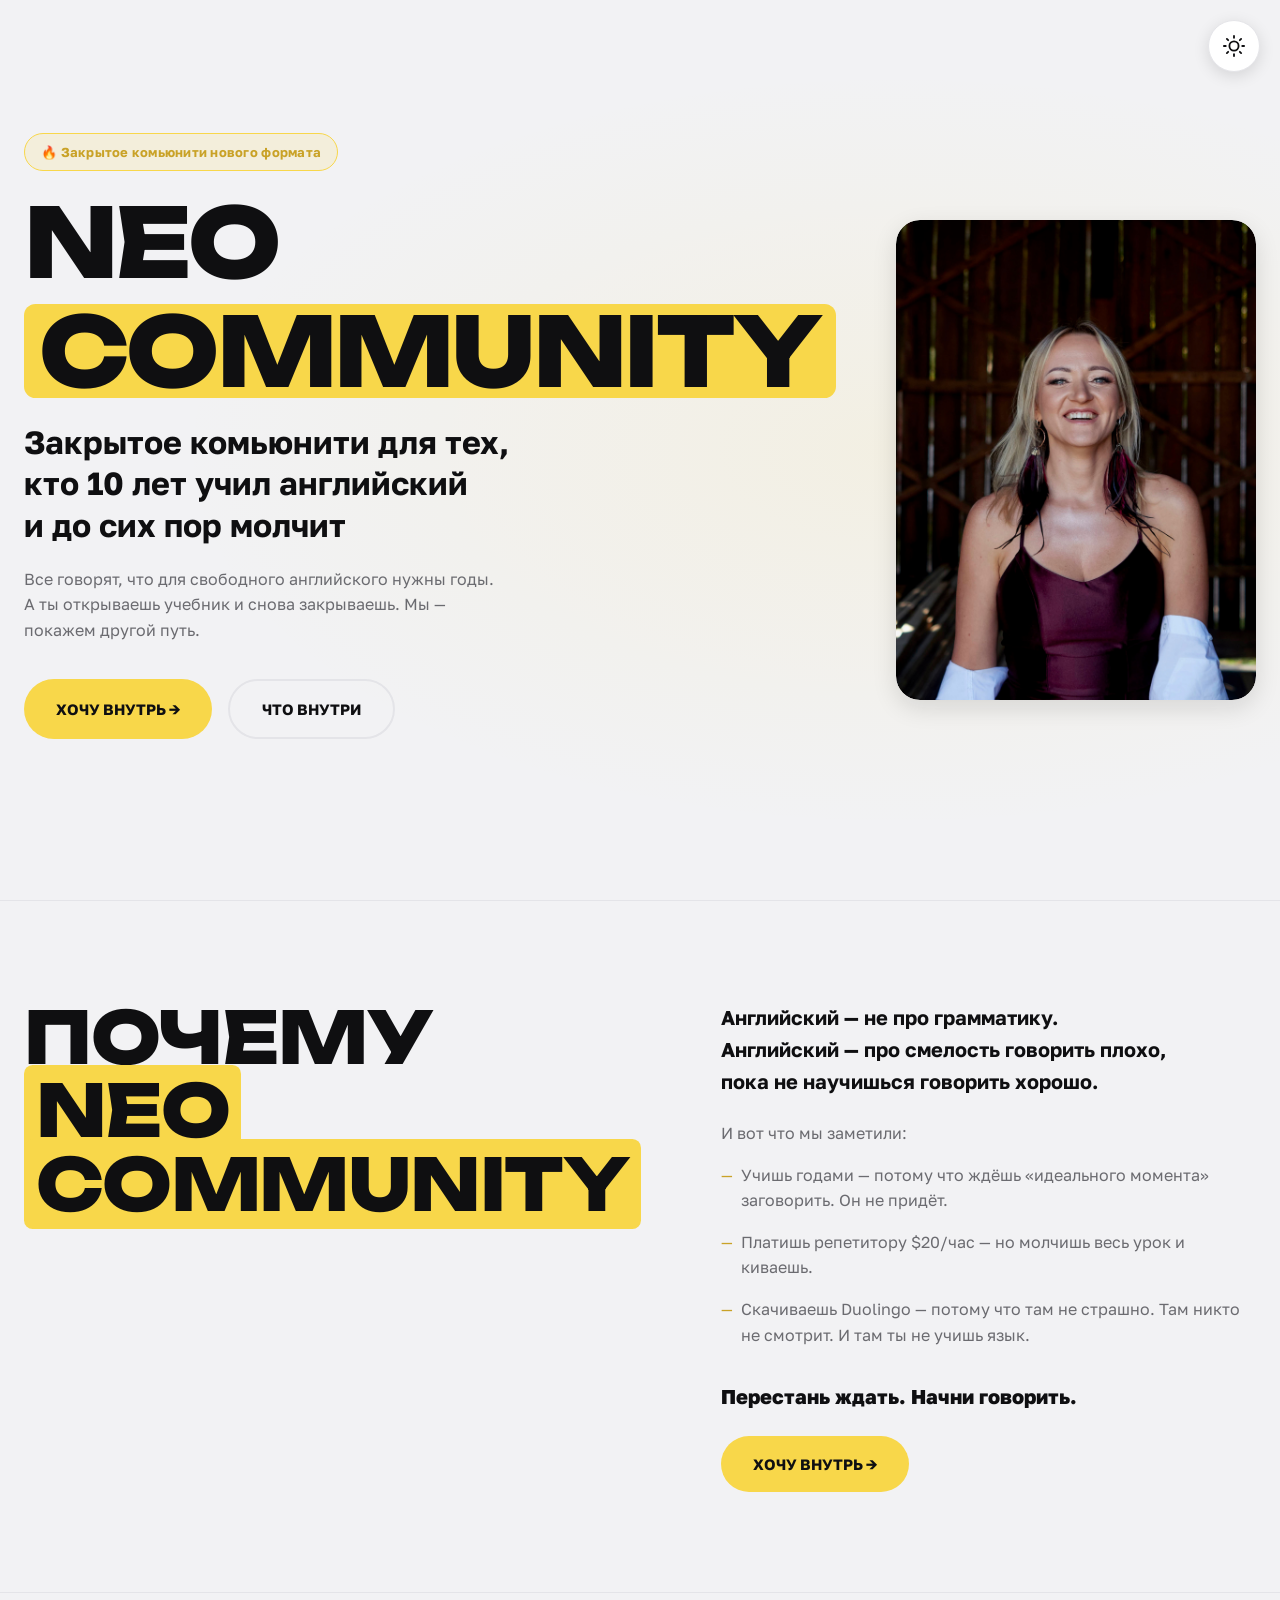
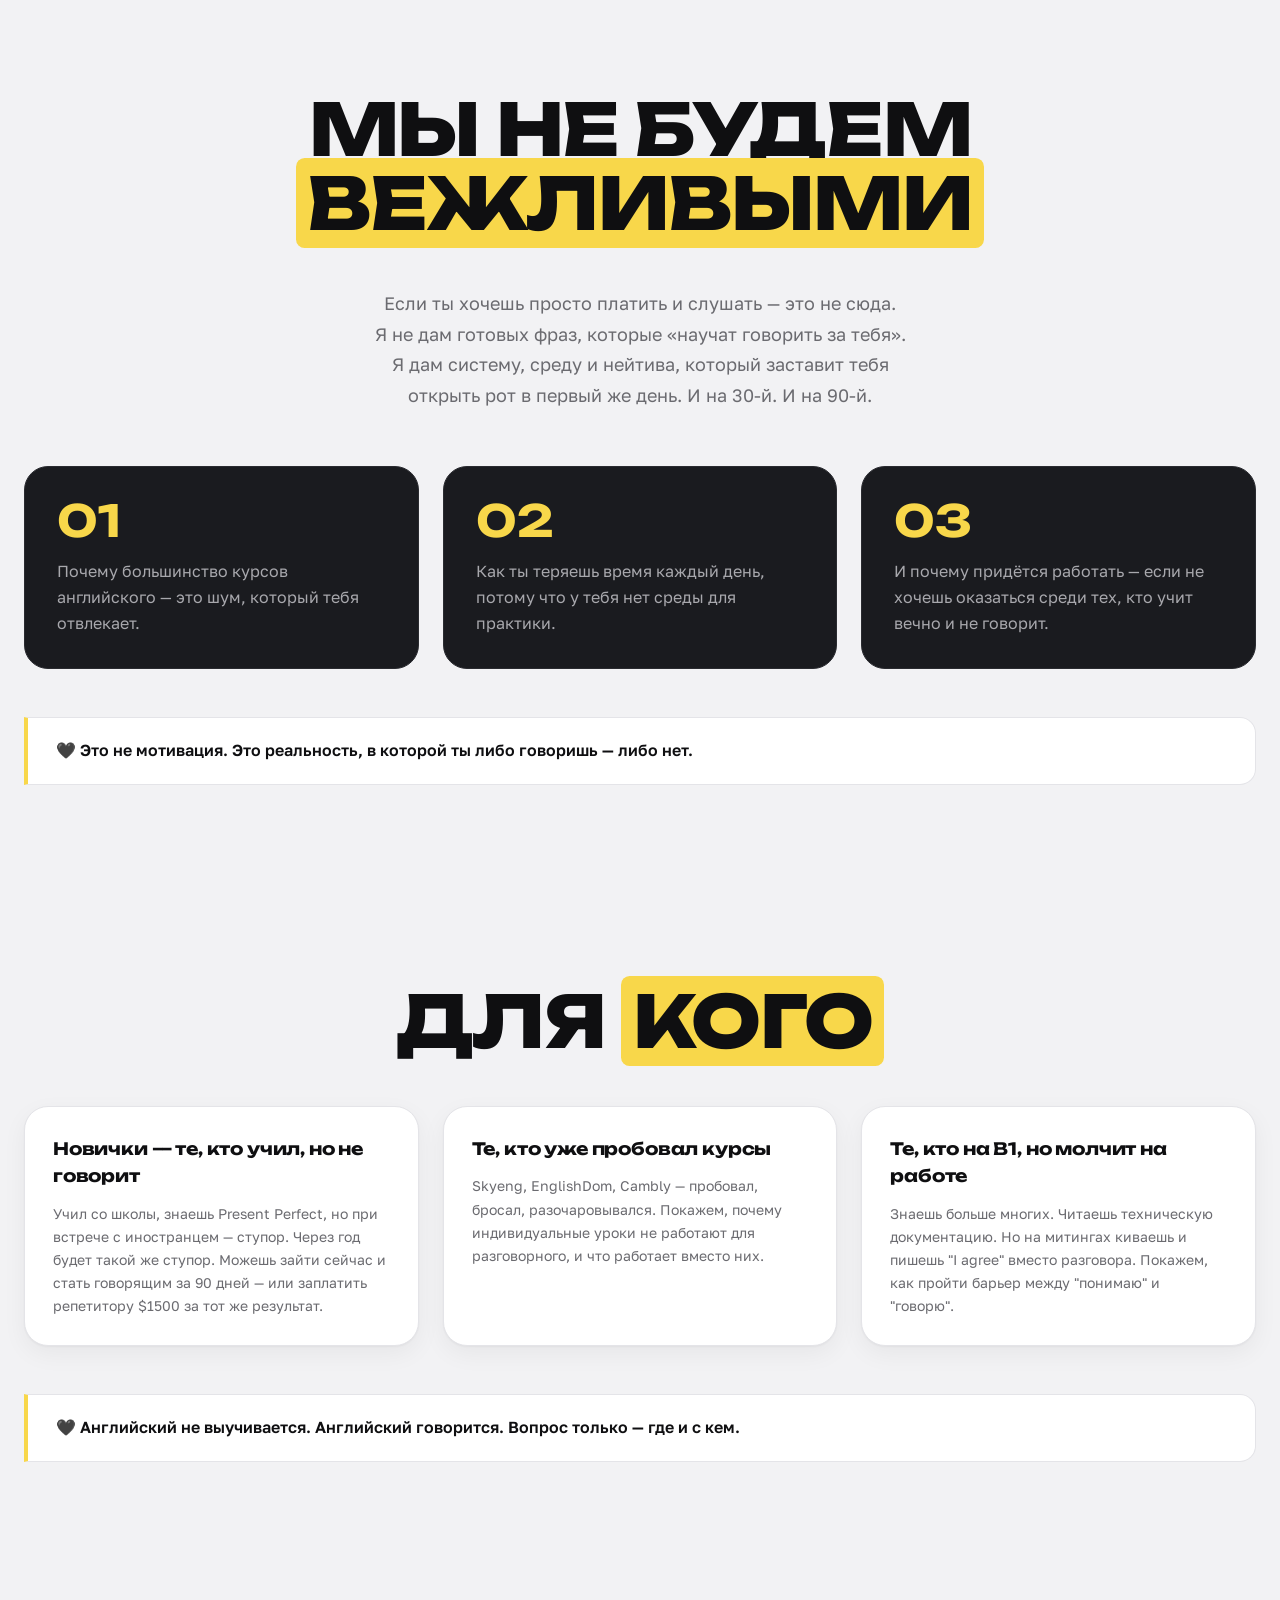
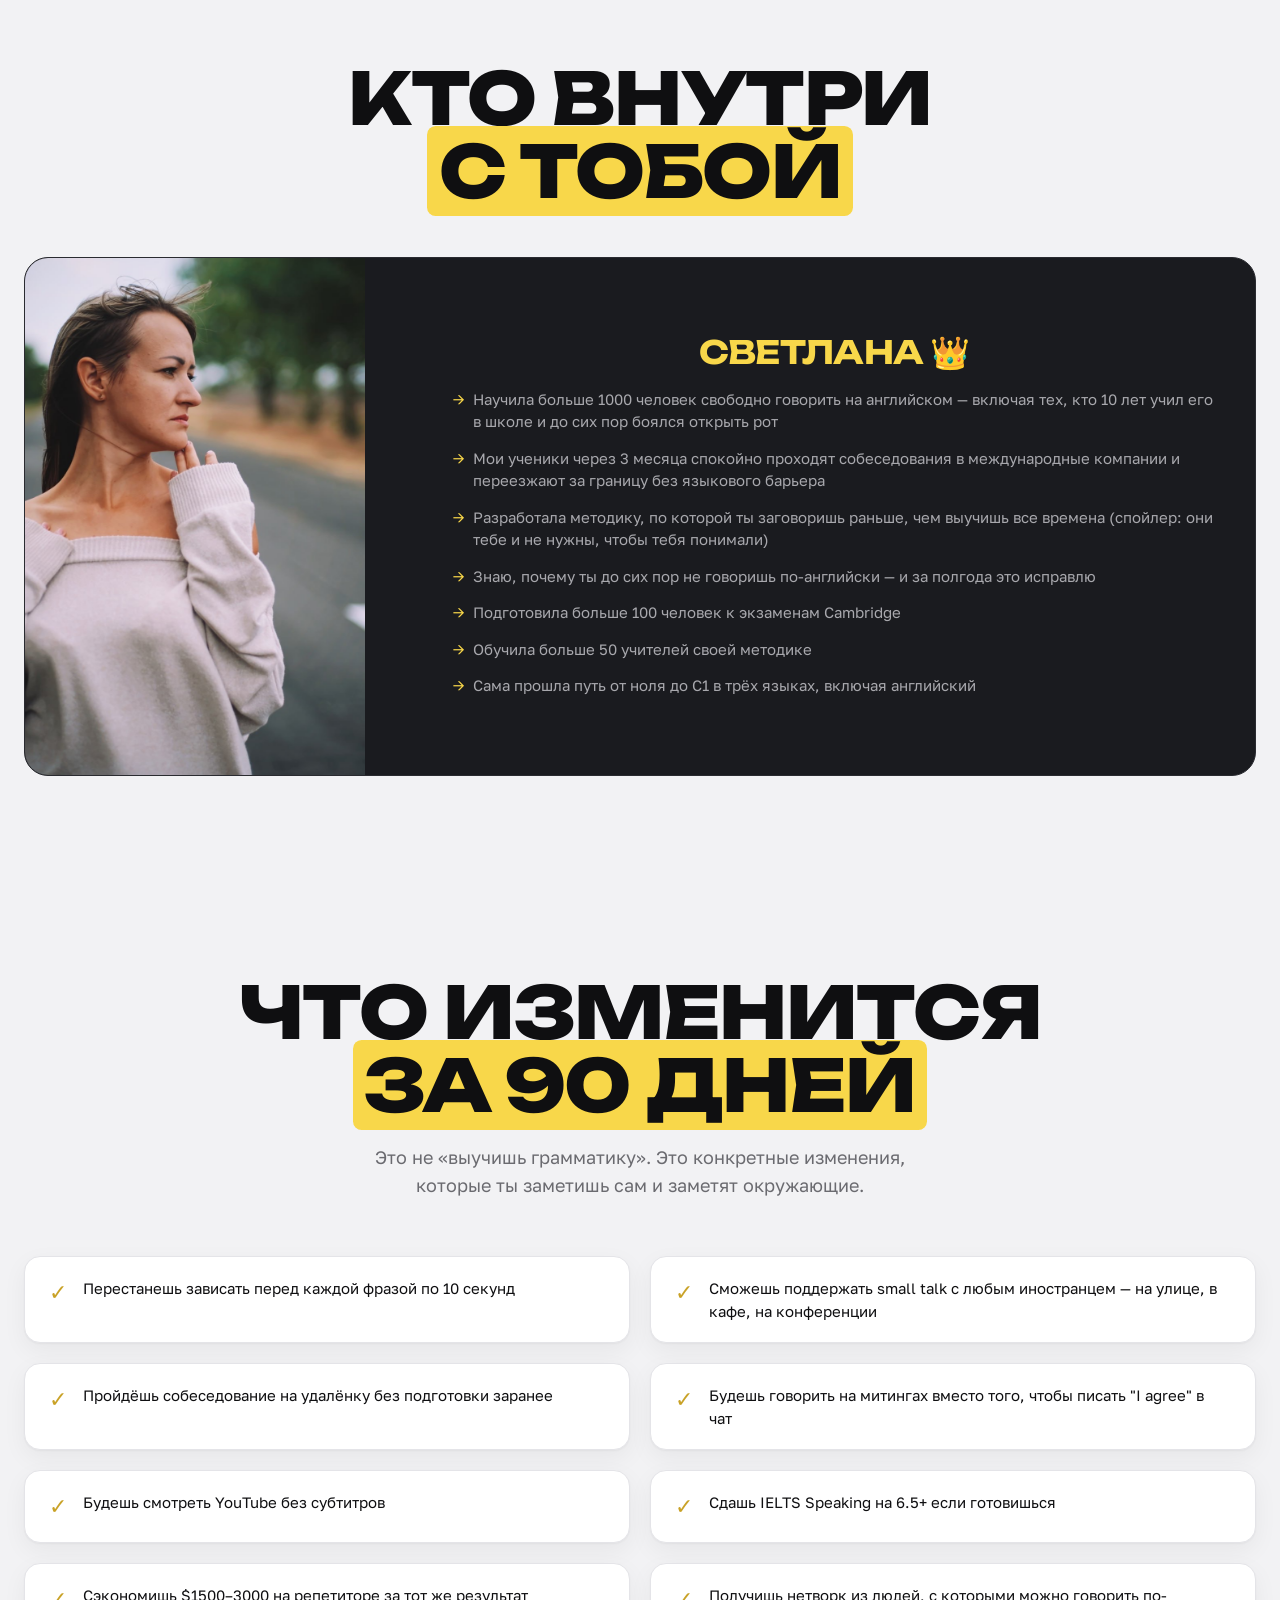
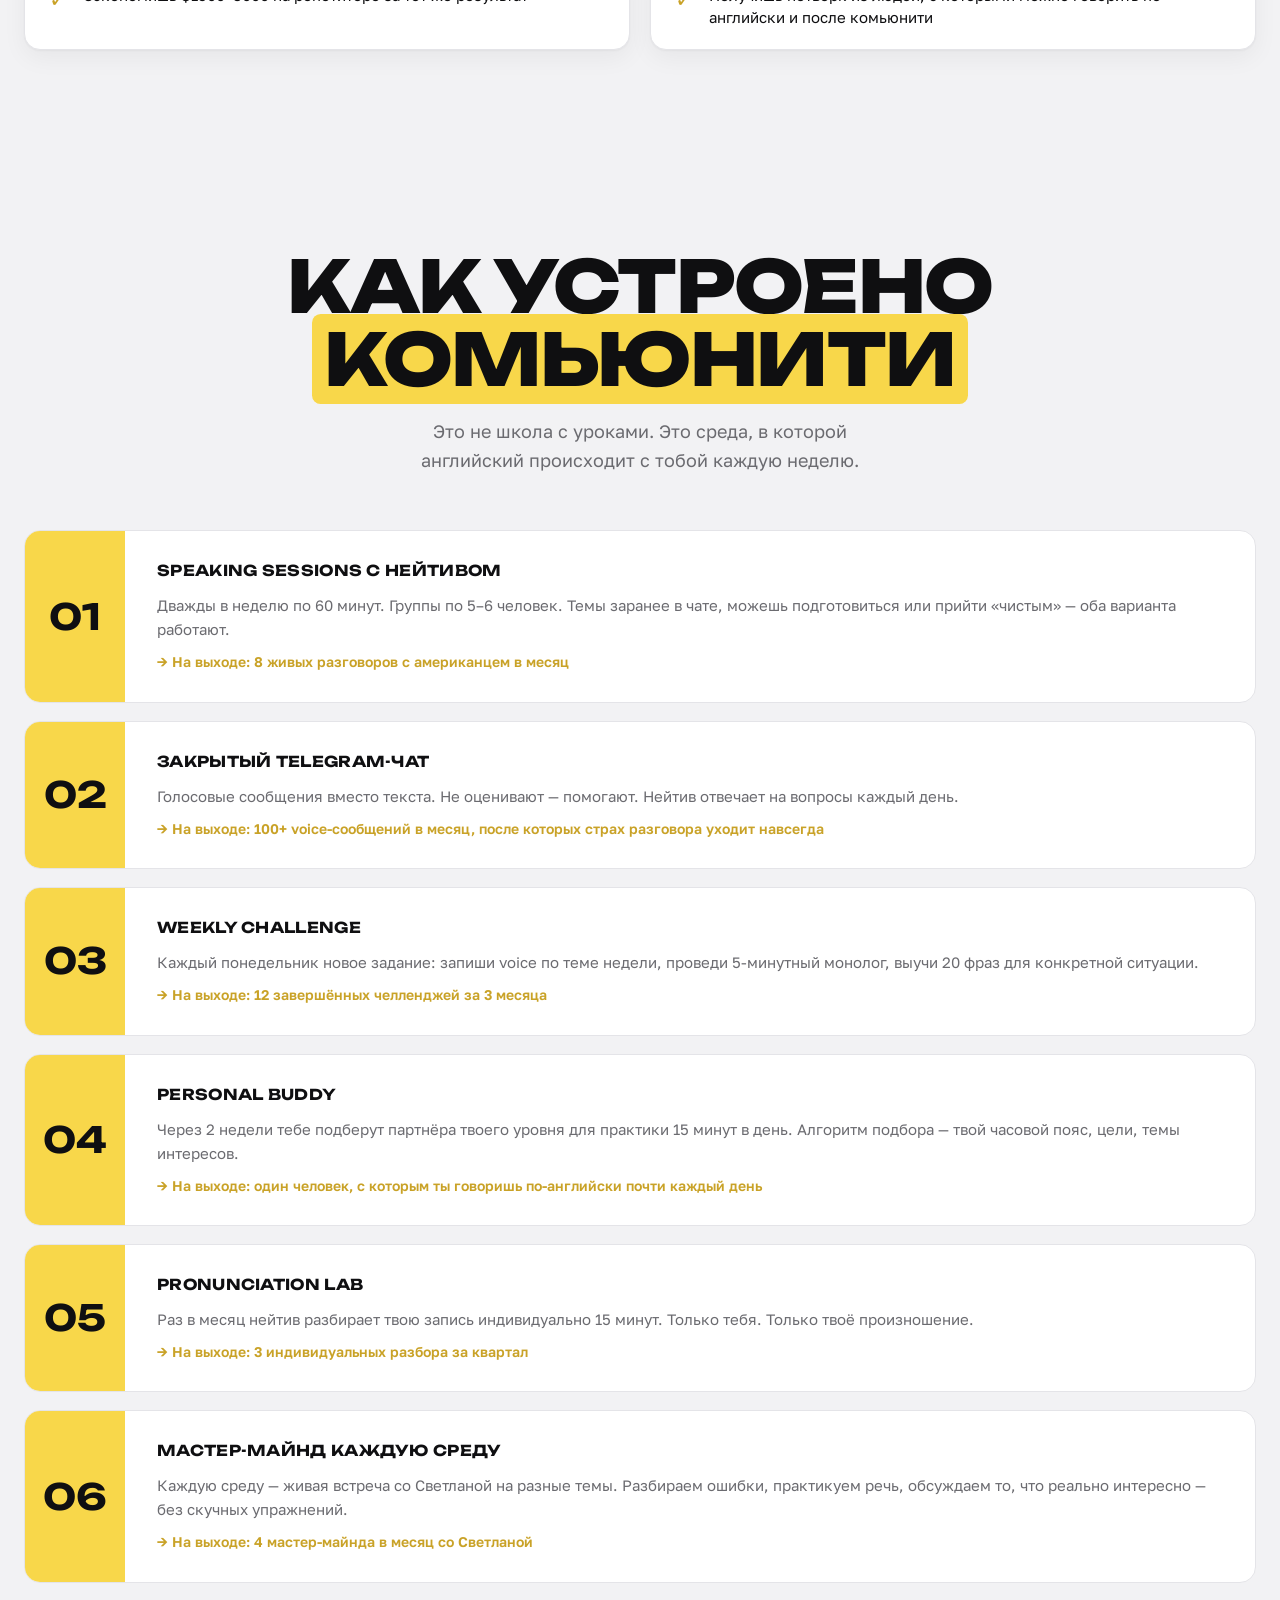
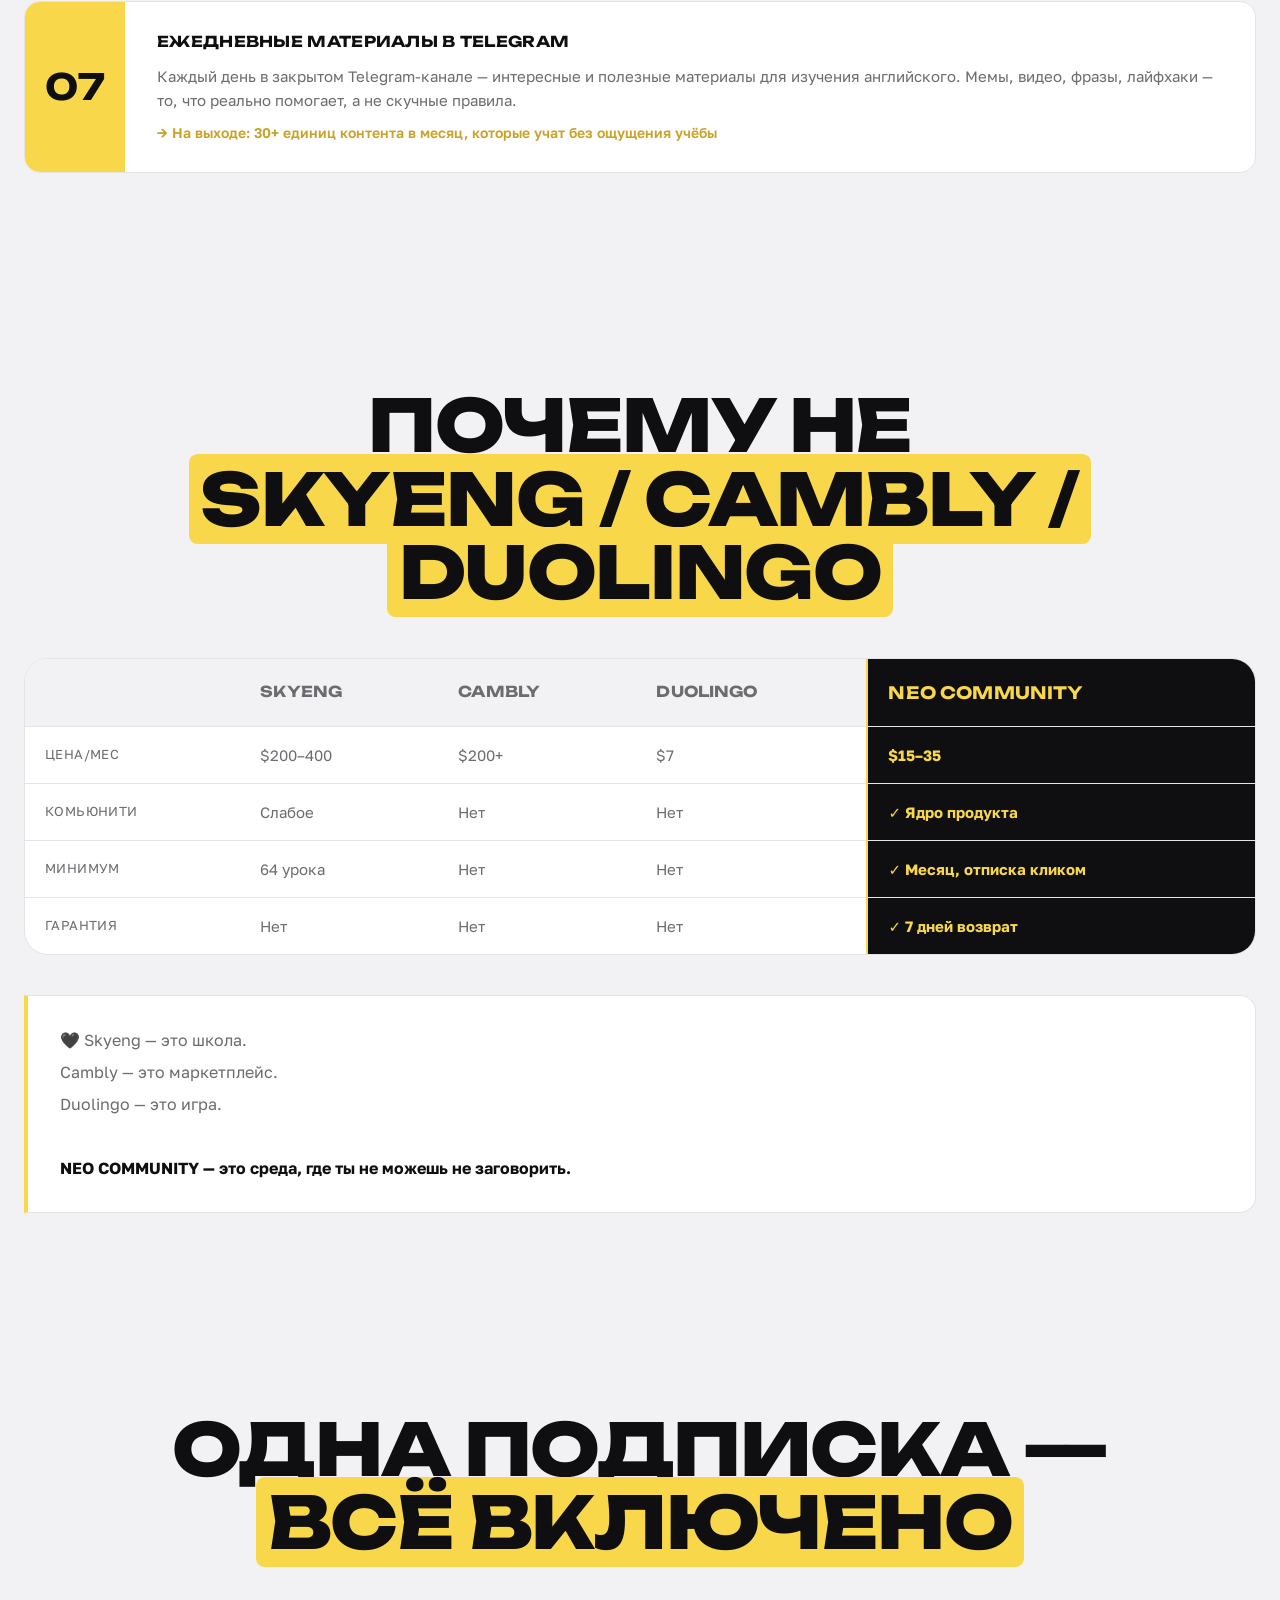
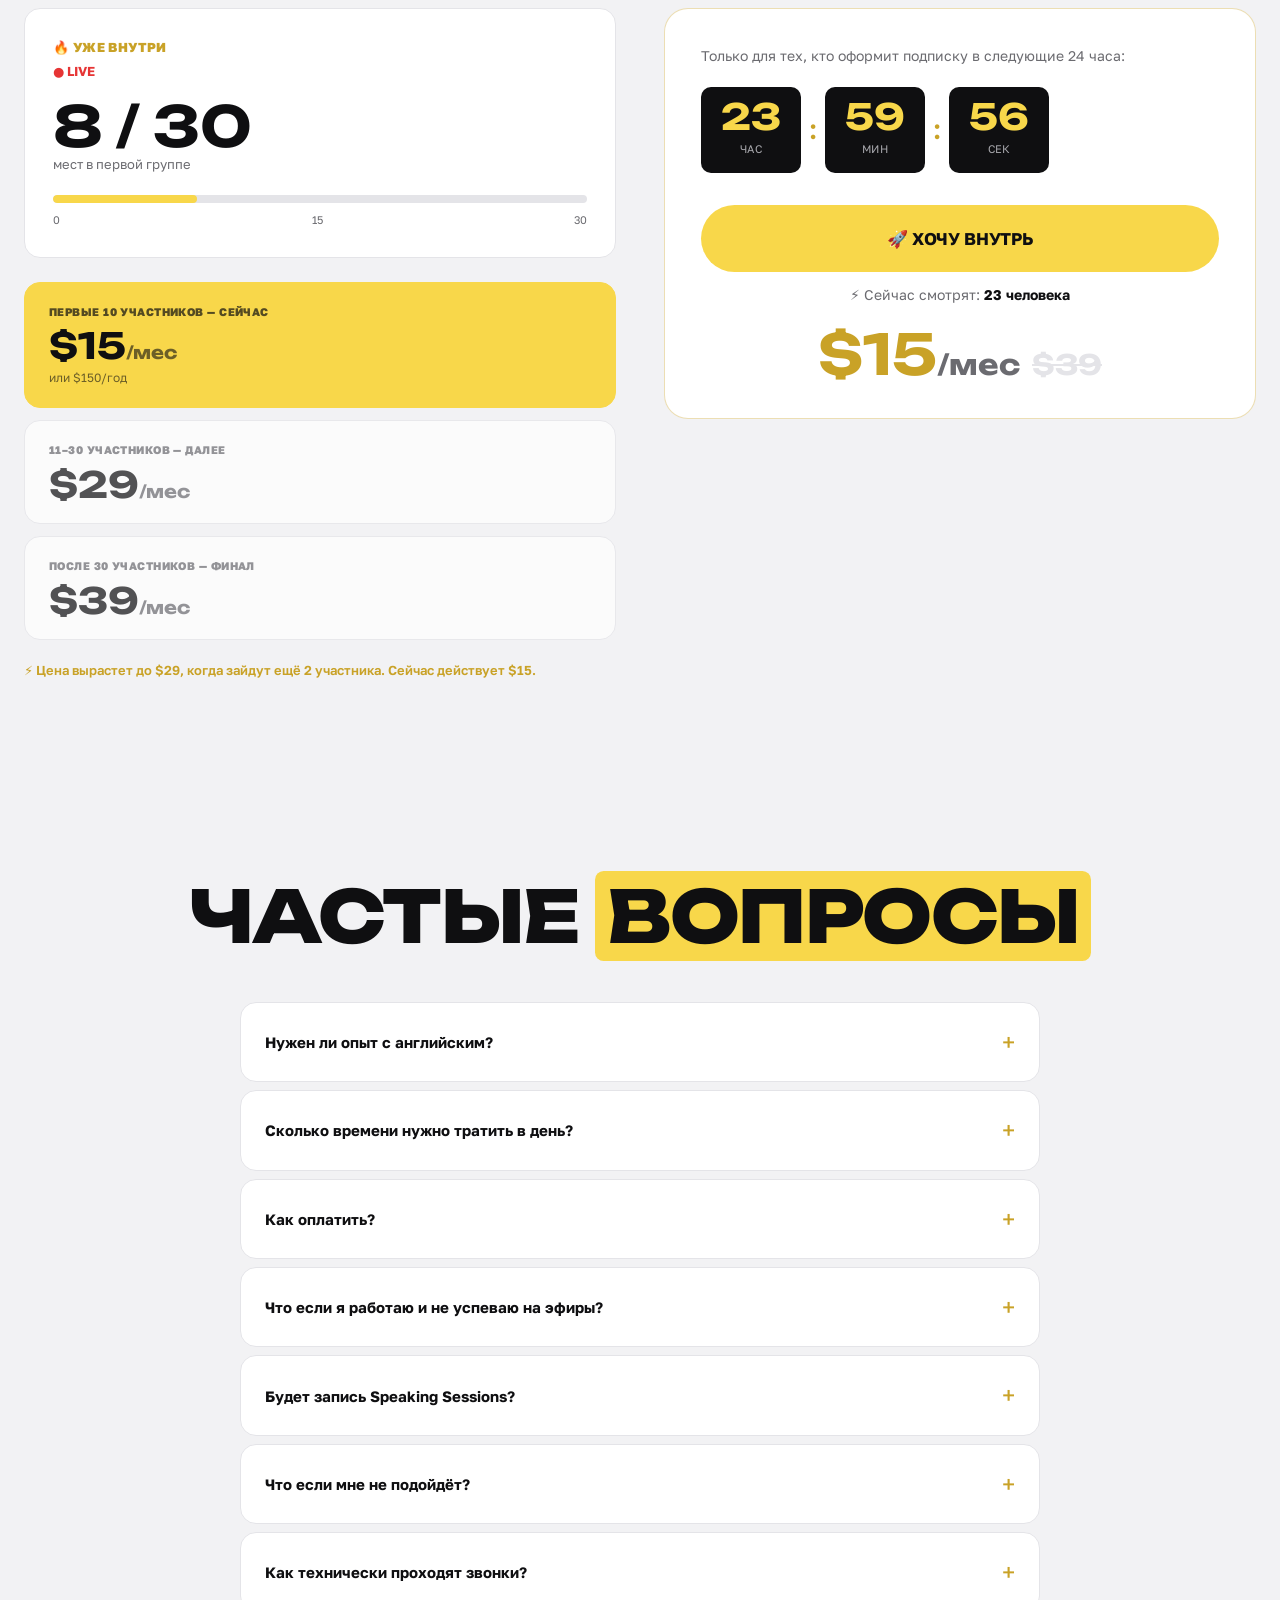
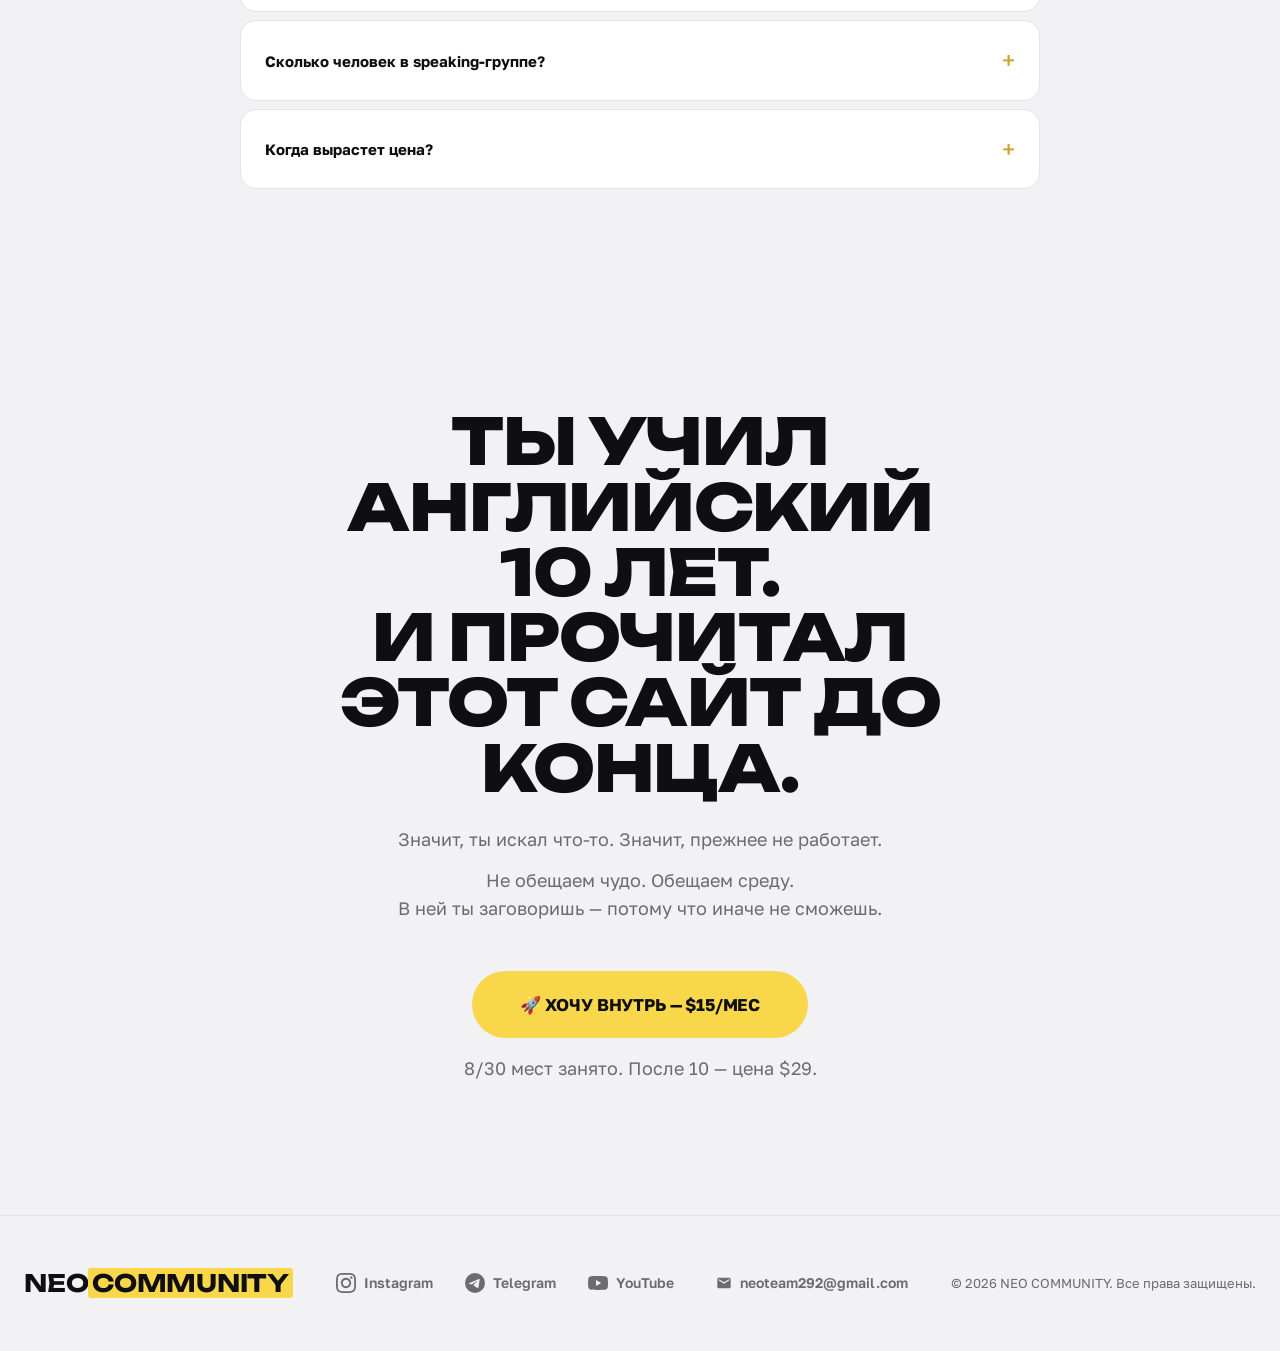
<file: index.html>
<!DOCTYPE html>
<html lang="ru">
<head>
  <meta charset="UTF-8" />
  <meta name="viewport" content="width=device-width, initial-scale=1.0" />
  <title>NEO COMMUNITY — Закрытое комьюнити</title>
  <link rel="preconnect" href="https://fonts.googleapis.com" />
  <link rel="preconnect" href="https://fonts.gstatic.com" crossorigin />
  <link href="https://fonts.googleapis.com/css2?family=Golos+Text:wght@400..900&family=Unbounded:wght@400..900&display=swap" rel="stylesheet" />
  <link rel="stylesheet" href="style.css" />
  <link rel="icon" href="./favicon.png" type="image/x-icon">
</head>
<body>

<button id="theme-toggle" class="theme-toggle" type="button" aria-label="Переключить тему">
  <svg class="icon-sun" xmlns="http://www.w3.org/2000/svg" viewBox="0 0 24 24" fill="none" stroke="currentColor" stroke-width="2" stroke-linecap="round" stroke-linejoin="round"><circle cx="12" cy="12" r="5"/><line x1="12" y1="1" x2="12" y2="3"/><line x1="12" y1="21" x2="12" y2="23"/><line x1="4.22" y1="4.22" x2="5.64" y2="5.64"/><line x1="18.36" y1="18.36" x2="19.78" y2="19.78"/><line x1="1" y1="12" x2="3" y2="12"/><line x1="21" y1="12" x2="23" y2="12"/><line x1="4.22" y1="19.78" x2="5.64" y2="18.36"/><line x1="18.36" y1="5.64" x2="19.78" y2="4.22"/></svg>
  <svg class="icon-moon" xmlns="http://www.w3.org/2000/svg" viewBox="0 0 24 24" fill="none" stroke="currentColor" stroke-width="2" stroke-linecap="round" stroke-linejoin="round"><path d="M21 12.79A9 9 0 1 1 11.21 3 7 7 0 0 0 21 12.79z"/></svg>
</button>

<!-- ░░░ БЛОК 1 — HERO ░░░ -->
<section class="hero">
  <div class="container hero__inner">
    <div class="hero__left">
      <div class="badge badge--fire">🔥 Закрытое комьюнити нового формата</div>
      <h1 class="hero__title">NEO<br><span class="accent">COMMUNITY</span></h1>
      <p class="hero__sub">Закрытое комьюнити для тех,<br>кто 10 лет учил английский<br>и до сих пор молчит</p>
      <p class="hero__desc">Все говорят, что для свободного английского нужны годы. А ты открываешь учебник и снова закрываешь. Мы — покажем другой путь.</p>
      <div class="hero__btns">
        <a href="#price" class="btn btn--yellow">ХОЧУ ВНУТРЬ →</a>
        <a href="#program" class="btn btn--outline">Что внутри</a>
      </div>
    </div>
    <div class="hero__right">
      <div class="hero__photo-wrap">
        <img src="IMG_0169 2.JPG" alt="Фото" class="hero__photo" />
      </div>
    </div>
  </div>
</section>

<!-- ░░░ БЛОК 2 — МАНИФЕСТ ░░░ -->
<section class="manifest">
  <div class="container manifest__inner">
    <div class="manifest__title-col">
      <h2 class="section-title">ПОЧЕМУ<br><span class="accent">NEO<br>COMMUNITY</span></h2>
    </div>
    <div class="manifest__text-col">
      <p class="manifest__lead">Английский — не про грамматику.<br>Английский — про смелость говорить плохо,<br>пока не научишься говорить хорошо.</p>
      <p class="manifest__note">И вот что мы заметили:</p>
      <ul class="manifest__list">
        <li>Учишь годами — потому что ждёшь «идеального момента» заговорить. Он не придёт.</li>
        <li>Платишь репетитору $20/час — но молчишь весь урок и киваешь.</li>
        <li>Скачиваешь Duolingo — потому что там не страшно. Там никто не смотрит. И там ты не учишь язык.</li>
      </ul>
      <p class="manifest__cta-text">Перестань ждать. Начни говорить.</p>
      <a href="#price" class="btn btn--yellow">ХОЧУ ВНУТРЬ →</a>
    </div>
  </div>
</section>

<!-- ░░░ БЛОК 3 — МЫ НЕ БУДЕМ МЯГКИМИ ░░░ -->
<section class="hard">
  <div class="container">
    <h2 class="section-title center">МЫ НЕ БУДЕМ<br><span class="accent">ВЕЖЛИВЫМИ</span></h2>
    <p class="hard__sub">Если ты хочешь просто платить и слушать — это не сюда.<br>Я не дам готовых фраз, которые «научат говорить за тебя».<br>Я дам систему, среду и нейтива, который заставит тебя<br>открыть рот в первый же день. И на 30-й. И на 90-й.</p>
    <div class="cards-grid cards-grid--3">
      <div class="card card--dark">
        <span class="card__num">01</span>
        <p>Почему большинство курсов английского — это шум, который тебя отвлекает.</p>
      </div>
      <div class="card card--dark">
        <span class="card__num">02</span>
        <p>Как ты теряешь время каждый день, потому что у тебя нет среды для практики.</p>
      </div>
      <div class="card card--dark">
        <span class="card__num">03</span>
        <p>И почему придётся работать — если не хочешь оказаться среди тех, кто учит вечно и не говорит.</p>
      </div>
    </div>
    <div class="hard__footer">
      🖤 Это не мотивация. Это реальность, в которой ты либо говоришь — либо нет.
    </div>
  </div>
</section>

<!-- ░░░ БЛОК 4 — ДЛЯ КОГО ░░░ -->
<section class="for-who">
  <div class="container">
    <h2 class="section-title center">ДЛЯ <span class="accent">КОГО</span></h2>
    <div class="cards-grid cards-grid--3">
      <div class="card card--yellow-top">
        <div class="card__body">
          <h3>Новички — те, кто учил, но не говорит</h3>
          <p>Учил со школы, знаешь Present Perfect, но при встрече с иностранцем — ступор. Через год будет такой же ступор. Можешь зайти сейчас и стать говорящим за 90 дней — или заплатить репетитору $1500 за тот же результат.</p>
        </div>
      </div>
      <div class="card card--yellow-top">
        <div class="card__body">
          <h3>Те, кто уже пробовал курсы</h3>
          <p>Skyeng, EnglishDom, Cambly — пробовал, бросал, разочаровывался. Покажем, почему индивидуальные уроки не работают для разговорного, и что работает вместо них.</p>
        </div>
      </div>
      <div class="card card--yellow-top">
        <div class="card__body">
          <h3>Те, кто на B1, но молчит на работе</h3>
          <p>Знаешь больше многих. Читаешь техническую документацию. Но на митингах киваешь и пишешь "I agree" вместо разговора. Покажем, как пройти барьер между "понимаю" и "говорю".</p>
        </div>
      </div>
    </div>
    <div class="hard__footer">
      🖤 Английский не выучивается. Английский говорится. Вопрос только — где и с кем.
    </div>
  </div>
</section>

<!-- ░░░ БЛОК 5 — ОБ ОСНОВАТЕЛЯХ ░░░ -->
<section class="founders">
  <div class="container">
    <h2 class="section-title center">КТО ВНУТРИ<br><span class="accent">С ТОБОЙ</span></h2>
    <div class="founders__grid">
      <div class="founder-card">
        <div class="founder-card__photo">
          <img src="IMG_8345.JPG" alt="Светлана" style="width:100%;height:100%;object-fit:cover;object-position:center top;" />
        </div>
        <div class="founder-card__info">
          <h3>СВЕТЛАНА 👑</h3>
          <ul>
            <li>Научила больше 1000 человек свободно говорить на английском — включая тех, кто 10 лет учил его в школе и до сих пор боялся открыть рот</li>
            <li>Мои ученики через 3 месяца спокойно проходят собеседования в международные компании и переезжают за границу без языкового барьера</li>
            <li>Разработала методику, по которой ты заговоришь раньше, чем выучишь все времена (спойлер: они тебе и не нужны, чтобы тебя понимали)</li>
            <li>Знаю, почему ты до сих пор не говоришь по-английски — и за полгода это исправлю</li>
            <li>Подготовила больше 100 человек к экзаменам Cambridge</li>
            <li>Обучила больше 50 учителей своей методике</li>
            <li>Сама прошла путь от ноля до C1 в трёх языках, включая английский</li>
          </ul>
        </div>
      </div>
    </div>
  </div>
</section>

<!-- ░░░ БЛОК 6 — РЕЗУЛЬТАТЫ ░░░ -->
<section class="results">
  <div class="container">
    <h2 class="section-title center">ЧТО ИЗМЕНИТСЯ<br><span class="accent">ЗА 90 ДНЕЙ</span></h2>
    <p class="results__sub">Это не «выучишь грамматику». Это конкретные изменения,<br>которые ты заметишь сам и заметят окружающие.</p>
    <div class="checks-grid">
      <div class="check-item"><span class="check">✓</span><p>Перестанешь зависать перед каждой фразой по 10 секунд</p></div>
      <div class="check-item"><span class="check">✓</span><p>Сможешь поддержать small talk с любым иностранцем — на улице, в кафе, на конференции</p></div>
      <div class="check-item"><span class="check">✓</span><p>Пройдёшь собеседование на удалёнку без подготовки заранее</p></div>
      <div class="check-item"><span class="check">✓</span><p>Будешь говорить на митингах вместо того, чтобы писать "I agree" в чат</p></div>
      <div class="check-item"><span class="check">✓</span><p>Будешь смотреть YouTube без субтитров</p></div>
      <div class="check-item"><span class="check">✓</span><p>Сдашь IELTS Speaking на 6.5+ если готовишься</p></div>
      <div class="check-item"><span class="check">✓</span><p>Сэкономишь $1500–3000 на репетиторе за тот же результат</p></div>
      <div class="check-item"><span class="check">✓</span><p>Получишь нетворк из людей, с которыми можно говорить по-английски и после комьюнити</p></div>
    </div>
  </div>
</section>

<!-- ░░░ БЛОК 7 — ПРОГРАММА ░░░ -->
<section class="program" id="program">
  <div class="container">
    <h2 class="section-title center">КАК УСТРОЕНО<br><span class="accent">КОМЬЮНИТИ</span></h2>
    <p class="results__sub">Это не школа с уроками. Это среда, в которой<br>английский происходит с тобой каждую неделю.</p>
    <div class="program__list">
      <div class="program__item">
        <div class="program__num">01</div>
        <div class="program__body">
          <h3>SPEAKING SESSIONS С НЕЙТИВОМ</h3>
          <p>Дважды в неделю по 60 минут. Группы по 5–6 человек. Темы заранее в чате, можешь подготовиться или прийти «чистым» — оба варианта работают.</p>
          <span class="program__result">→ На выходе: 8 живых разговоров с американцем в месяц</span>
        </div>
      </div>
      <div class="program__item">
        <div class="program__num">02</div>
        <div class="program__body">
          <h3>ЗАКРЫТЫЙ TELEGRAM-ЧАТ</h3>
          <p>Голосовые сообщения вместо текста. Не оценивают — помогают. Нейтив отвечает на вопросы каждый день.</p>
          <span class="program__result">→ На выходе: 100+ voice-сообщений в месяц, после которых страх разговора уходит навсегда</span>
        </div>
      </div>
      <div class="program__item">
        <div class="program__num">03</div>
        <div class="program__body">
          <h3>WEEKLY CHALLENGE</h3>
          <p>Каждый понедельник новое задание: запиши voice по теме недели, проведи 5-минутный монолог, выучи 20 фраз для конкретной ситуации.</p>
          <span class="program__result">→ На выходе: 12 завершённых челленджей за 3 месяца</span>
        </div>
      </div>
      <div class="program__item">
        <div class="program__num">04</div>
        <div class="program__body">
          <h3>PERSONAL BUDDY</h3>
          <p>Через 2 недели тебе подберут партнёра твоего уровня для практики 15 минут в день. Алгоритм подбора — твой часовой пояс, цели, темы интересов.</p>
          <span class="program__result">→ На выходе: один человек, с которым ты говоришь по-английски почти каждый день</span>
        </div>
      </div>
      <div class="program__item">
        <div class="program__num">05</div>
        <div class="program__body">
          <h3>PRONUNCIATION LAB</h3>
          <p>Раз в месяц нейтив разбирает твою запись индивидуально 15 минут. Только тебя. Только твоё произношение.</p>
          <span class="program__result">→ На выходе: 3 индивидуальных разбора за квартал</span>
        </div>
      </div>
      <div class="program__item">
        <div class="program__num">06</div>
        <div class="program__body">
          <h3>МАСТЕР-МАЙНД КАЖДУЮ СРЕДУ</h3>
          <p>Каждую среду — живая встреча со Светланой на разные темы. Разбираем ошибки, практикуем речь, обсуждаем то, что реально интересно — без скучных упражнений.</p>
          <span class="program__result">→ На выходе: 4 мастер-майнда в месяц со Светланой</span>
        </div>
      </div>
      <div class="program__item">
        <div class="program__num">07</div>
        <div class="program__body">
          <h3>ЕЖЕДНЕВНЫЕ МАТЕРИАЛЫ В TELEGRAM</h3>
          <p>Каждый день в закрытом Telegram-канале — интересные и полезные материалы для изучения английского. Мемы, видео, фразы, лайфхаки — то, что реально помогает, а не скучные правила.</p>
          <span class="program__result">→ На выходе: 30+ единиц контента в месяц, которые учат без ощущения учёбы</span>
        </div>
      </div>
    </div>
  </div>
</section>

<!-- ░░░ БЛОК 8 — СРАВНЕНИЕ ░░░ -->
<section class="compare">
  <div class="container">
    <h2 class="section-title center">ПОЧЕМУ НЕ<br><span class="accent">SKYENG / CAMBLY / DUOLINGO</span></h2>
    <div class="compare__table-wrap">
      <table class="compare__table">
        <thead>
          <tr>
            <th></th>
            <th>Skyeng</th>
            <th>Cambly</th>
            <th>Duolingo</th>
            <th class="highlight">NEO COMMUNITY</th>
          </tr>
        </thead>
        <tbody>
          <tr>
            <td>Цена/мес</td>
            <td>$200–400</td>
            <td>$200+</td>
            <td>$7</td>
            <td class="highlight">$15–35</td>
          </tr>
          <tr>
            <td>Комьюнити</td>
            <td>Слабое</td>
            <td>Нет</td>
            <td>Нет</td>
            <td class="highlight">✓ Ядро продукта</td>
          </tr>
          <tr>
            <td>Минимум</td>
            <td>64 урока</td>
            <td>Нет</td>
            <td>Нет</td>
            <td class="highlight">✓ Месяц, отписка кликом</td>
          </tr>
          <tr>
            <td>Гарантия</td>
            <td>Нет</td>
            <td>Нет</td>
            <td>Нет</td>
            <td class="highlight">✓ 7 дней возврат</td>
          </tr>
        </tbody>
      </table>
    </div>
    <div class="compare__note">
      🖤 Skyeng — это школа.<br>
      Cambly — это маркетплейс.<br>
      Duolingo — это игра.<br><br>
      <strong>NEO COMMUNITY — это среда, где ты не можешь не заговорить.</strong>
    </div>
  </div>
</section>

<!-- ░░░ БЛОК 9 — ЦЕНА ░░░ -->
<section class="price" id="price">
  <div class="container">
    <h2 class="section-title center">ОДНА ПОДПИСКА —<br><span class="accent">ВСЁ ВКЛЮЧЕНО</span></h2>
    <div class="price__inner">
      <div class="price__left">
        <div class="price__live">
          <div class="price__fire">🔥 УЖЕ ВНУТРИ</div>
          <div class="live-dot">● LIVE</div>
          <div class="price__counter">8 / 30</div>
          <div class="price__counter-label">мест в первой группе</div>
          <div class="progress-bar">
            <div class="progress-bar__fill" style="width:27%"></div>
          </div>
          <div class="progress-bar__labels"><span>0</span><span>15</span><span>30</span></div>
        </div>
        <div class="price__tiers">
          <div class="tier tier--active">
            <div class="tier__badge">ПЕРВЫЕ 10 УЧАСТНИКОВ — СЕЙЧАС</div>
            <div class="tier__price">$15<span>/мес</span></div>
            <div class="tier__alt">или $150/год</div>
          </div>
          <div class="tier tier--next">
            <div class="tier__badge">11–30 УЧАСТНИКОВ — ДАЛЕЕ</div>
            <div class="tier__price">$29<span>/мес</span></div>
          </div>
          <div class="tier tier--last">
            <div class="tier__badge">ПОСЛЕ 30 УЧАСТНИКОВ — ФИНАЛ</div>
            <div class="tier__price">$39<span>/мес</span></div>
          </div>
        </div>
        <p class="price__urgency">⚡ Цена вырастет до $29, когда зайдут ещё 2 участника. Сейчас действует $15.</p>
      </div>
      <div class="price__right">
        <div class="price__timer-box">
          <p>Только для тех, кто оформит подписку в следующие 24 часа:</p>
          <div class="timer" id="timer">
            <div class="timer__unit"><span id="t-hours">23</span><small>Час</small></div>
            <div class="timer__sep">:</div>
            <div class="timer__unit"><span id="t-min">59</span><small>Мин</small></div>
            <div class="timer__sep">:</div>
            <div class="timer__unit"><span id="t-sec">59</span><small>Сек</small></div>
          </div>
          <a href="https://linktw.in/Wyklaq" target="_blank" class="btn btn--yellow btn--lg">🚀 ХОЧУ ВНУТРЬ</a>
          <p class="price__watchers">⚡ Сейчас смотрят: <strong>23 человека</strong></p>
          <div class="price__big">$15<span>/мес</span><del>$39</del></div>
        </div>
      </div>
    </div>
  </div>
</section>


<!-- ░░░ БЛОК 11 — FAQ ░░░ -->
<section class="faq">
  <div class="container">
    <h2 class="section-title center">ЧАСТЫЕ <span class="accent">ВОПРОСЫ</span></h2>
    <div class="faq__list">
      <details class="faq__item">
        <summary>Нужен ли опыт с английским?</summary>
        <p>Минимальный уровень — A1 (знаешь алфавит и базовые слова).</p>
      </details>
      <details class="faq__item">
        <summary>Сколько времени нужно тратить в день?</summary>
        <p>Минимум — 20–30 минут. Комфортно — 45–60 минут.</p>
      </details>
      <details class="faq__item">
        <summary>Как оплатить?</summary>
        <p>Наш сервис принимает оплату с любой карты — Visa, Mastercard, независимо от страны. Также доступны PayPal и крипта (USDT).</p>
      </details>
      <details class="faq__item">
        <summary>Что если я работаю и не успеваю на эфиры?</summary>
        <p>Все Speaking Sessions записываются. Также есть асинхронная практика в чате — голосовые сообщения в любое удобное время.</p>
      </details>
      <details class="faq__item">
        <summary>Будет запись Speaking Sessions?</summary>
        <p>Да, все записи доступны в закрытом архиве в течение 30 дней после эфира.</p>
      </details>
      <details class="faq__item">
        <summary>Что если мне не подойдёт?</summary>
        <p>Возвращаем деньги в течение 7 дней без вопросов. Просто напиши в поддержку.</p>
      </details>
      <details class="faq__item">
        <summary>Как технически проходят звонки?</summary>
        <p>Zoom. Ссылка приходит в Telegram-чат за 15 минут до начала.</p>
      </details>
      <details class="faq__item">
        <summary>Сколько человек в speaking-группе?</summary>
        <p>5–6 человек. Специально небольшая группа, чтобы каждый говорил, а не слушал.</p>
      </details>
      <details class="faq__item">
        <summary>Когда вырастет цена?</summary>
        <p>Когда наберётся 10 участников. Сейчас 8/10. После этого цена вырастет с $15 до $29.</p>
      </details>
    </div>
  </div>
</section>

<!-- ░░░ БЛОК 12 — ФИНАЛЬНЫЙ CTA ░░░ -->
<section class="final-cta">
  <div class="container final-cta__inner">
    <h2 class="section-title">ТЫ УЧИЛ АНГЛИЙСКИЙ 10 ЛЕТ.<br>И ПРОЧИТАЛ ЭТОТ САЙТ ДО КОНЦА.</h2>
    <p>Значит, ты искал что-то. Значит, прежнее не работает.</p>
    <p>Не обещаем чудо. Обещаем среду.<br>В ней ты заговоришь — потому что иначе не сможешь.</p>
    <a href="#price" class="btn btn--yellow btn--lg">🚀 ХОЧУ ВНУТРЬ — $15/МЕС</a>
    <p class="final-cta__note">8/30 мест занято. После 10 — цена $29.</p>
  </div>
</section>

<!-- ░░░ FOOTER ░░░ -->
<footer class="footer">
  <div class="container footer__inner">
    <div class="footer__brand">NEO<span class="accent">COMMUNITY</span></div>
    <div class="footer__links">
      <a href="https://www.instagram.com/svetlanaberdii?utm_source=ig_web_button_share_sheet&igsh=ZDNlZDc0MzIxNw==" target="_blank">
        <svg width="20" height="20" viewBox="0 0 24 24" fill="currentColor"><path d="M12 2.163c3.204 0 3.584.012 4.85.07 3.252.148 4.771 1.691 4.919 4.919.058 1.265.069 1.645.069 4.849 0 3.205-.012 3.584-.069 4.849-.149 3.225-1.664 4.771-4.919 4.919-1.266.058-1.644.07-4.85.07-3.204 0-3.584-.012-4.849-.07-3.26-.149-4.771-1.699-4.919-4.92-.058-1.265-.07-1.644-.07-4.849 0-3.204.013-3.583.07-4.849.149-3.227 1.664-4.771 4.919-4.919 1.266-.057 1.645-.069 4.849-.069zm0-2.163c-3.259 0-3.667.014-4.947.072-4.358.2-6.78 2.618-6.98 6.98-.059 1.281-.073 1.689-.073 4.948 0 3.259.014 3.668.072 4.948.2 4.358 2.618 6.78 6.98 6.98 1.281.058 1.689.072 4.948.072 3.259 0 3.668-.014 4.948-.072 4.354-.2 6.782-2.618 6.979-6.98.059-1.28.073-1.689.073-4.948 0-3.259-.014-3.667-.072-4.947-.196-4.354-2.617-6.78-6.979-6.98-1.281-.059-1.69-.073-4.949-.073zm0 5.838c-3.403 0-6.162 2.759-6.162 6.162s2.759 6.163 6.162 6.163 6.162-2.759 6.162-6.163c0-3.403-2.759-6.162-6.162-6.162zm0 10.162c-2.209 0-4-1.79-4-4 0-2.209 1.791-4 4-4s4 1.791 4 4c0 2.21-1.791 4-4 4zm6.406-11.845c-.796 0-1.441.645-1.441 1.44s.645 1.44 1.441 1.44c.795 0 1.439-.645 1.439-1.44s-.644-1.44-1.439-1.44z"/></svg>
        Instagram
      </a>
      <a href="https://t.me/neoeduc" target="_blank">
        <svg width="20" height="20" viewBox="0 0 24 24" fill="currentColor"><path d="M11.944 0A12 12 0 0 0 0 12a12 12 0 0 0 12 12 12 12 0 0 0 12-12A12 12 0 0 0 12 0a12 12 0 0 0-.056 0zm4.962 7.224c.1-.002.321.023.465.14a.506.506 0 0 1 .171.325c.016.093.036.306.02.472-.18 1.898-.962 6.502-1.36 8.627-.168.9-.499 1.201-.82 1.23-.696.065-1.225-.46-1.9-.902-1.056-.693-1.653-1.124-2.678-1.8-1.185-.78-.417-1.21.258-1.91.177-.184 3.247-2.977 3.307-3.23.007-.032.014-.15-.056-.212s-.174-.041-.249-.024c-.106.024-1.793 1.14-5.061 3.345-.48.33-.913.49-1.302.48-.428-.008-1.252-.241-1.865-.44-.752-.245-1.349-.374-1.297-.789.027-.216.325-.437.893-.663 3.498-1.524 5.83-2.529 6.998-3.014 3.332-1.386 4.025-1.627 4.476-1.635z"/></svg>
        Telegram
      </a>
      <a href="https://youtube.com/@neoenglish-137?si=UBKMCdFqjdQGYwjA" target="_blank">
        <svg width="20" height="20" viewBox="0 0 24 24" fill="currentColor"><path d="M23.495 6.205a3.007 3.007 0 0 0-2.088-2.088c-1.87-.501-9.396-.501-9.396-.501s-7.507-.01-9.396.501A3.007 3.007 0 0 0 .527 6.205a31.247 31.247 0 0 0-.522 5.805 31.247 31.247 0 0 0 .522 5.783 3.007 3.007 0 0 0 2.088 2.088c1.868.502 9.396.502 9.396.502s7.506 0 9.396-.502a3.007 3.007 0 0 0 2.088-2.088 31.247 31.247 0 0 0 .5-5.783 31.247 31.247 0 0 0-.5-5.805zM9.609 15.601V8.408l6.264 3.602z"/></svg>
        YouTube
      </a>
    </div>
    <a href="mailto:neoteam292@gmail.com" class="footer__email">
      <svg width="16" height="16" viewBox="0 0 24 24" fill="currentColor"><path d="M20 4H4c-1.1 0-2 .9-2 2v12c0 1.1.9 2 2 2h16c1.1 0 2-.9 2-2V6c0-1.1-.9-2-2-2zm0 4l-8 5-8-5V6l8 5 8-5v2z"/></svg>
      neoteam292@gmail.com
    </a>
    <p class="footer__copy">© 2026 NEO COMMUNITY. Все права защищены.</p>
  </div>
</footer>

<script src="script.js"></script>
</body>
</html>
</file>
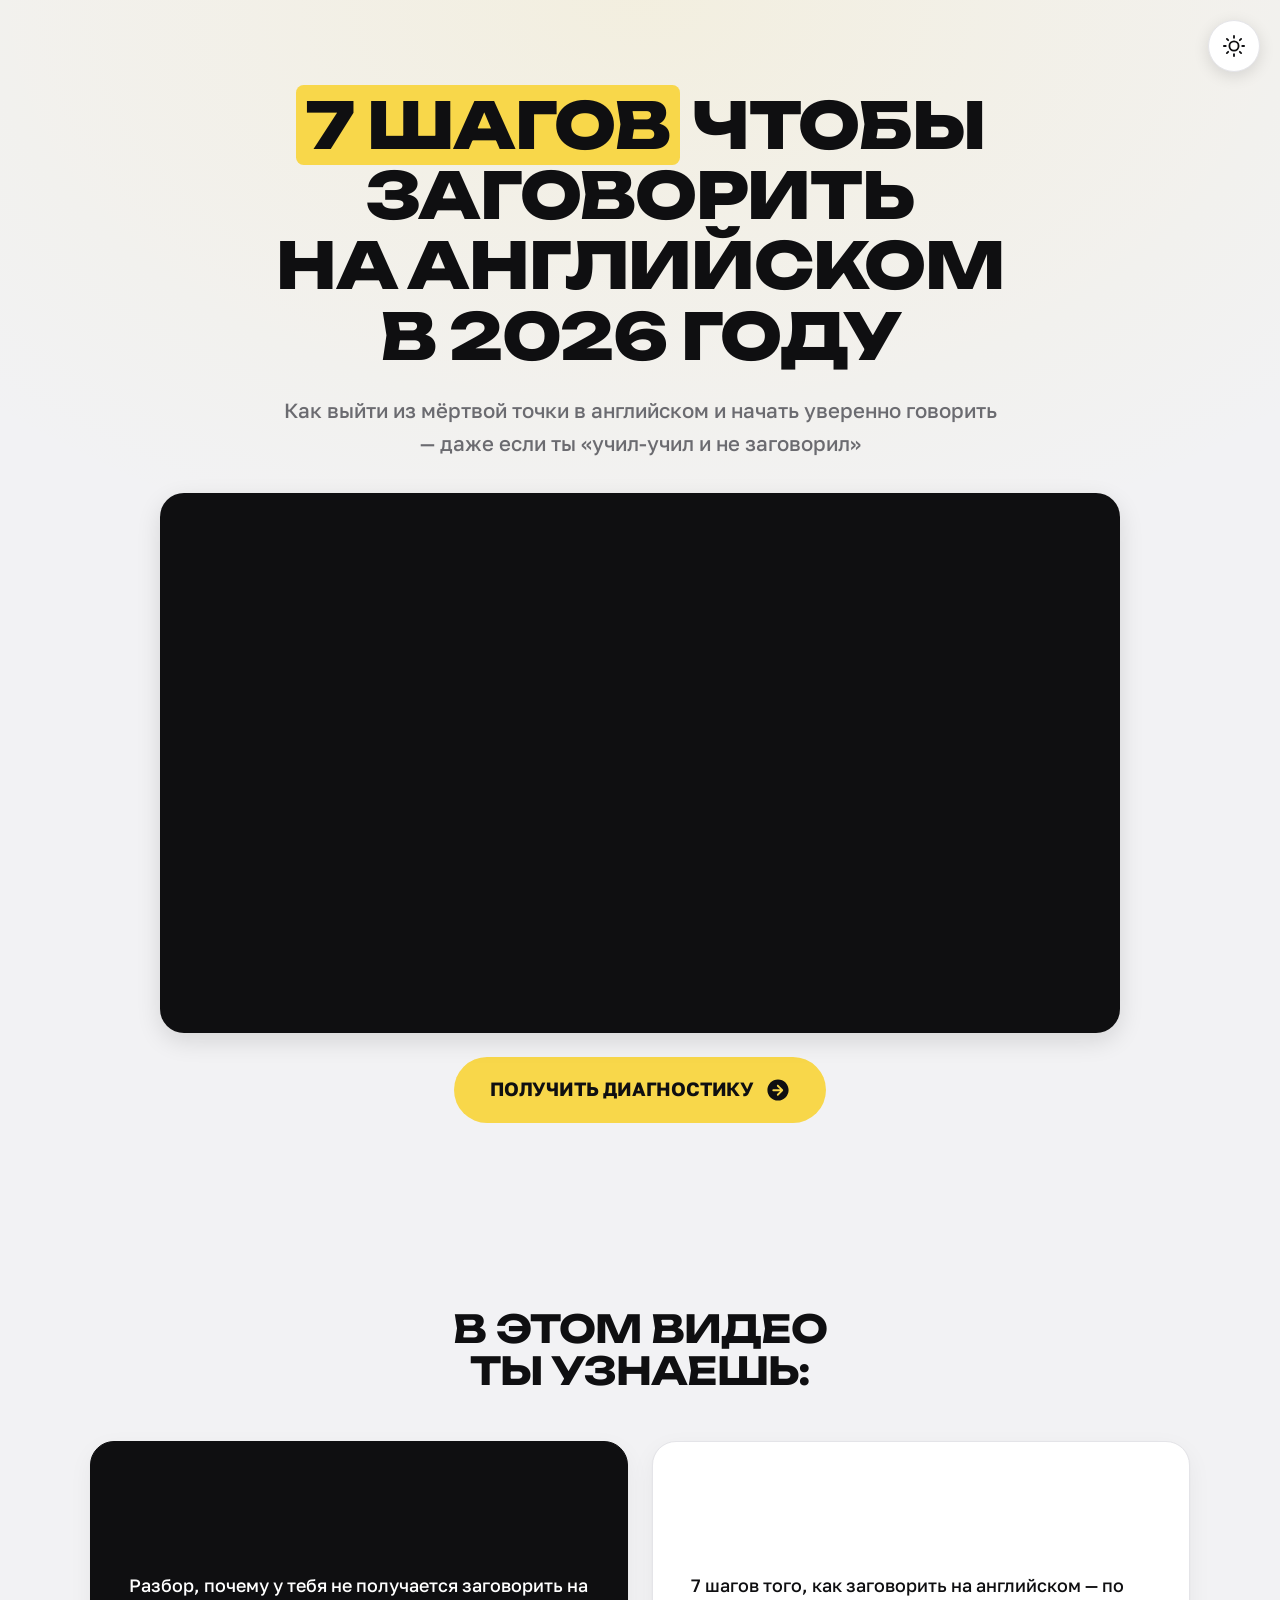
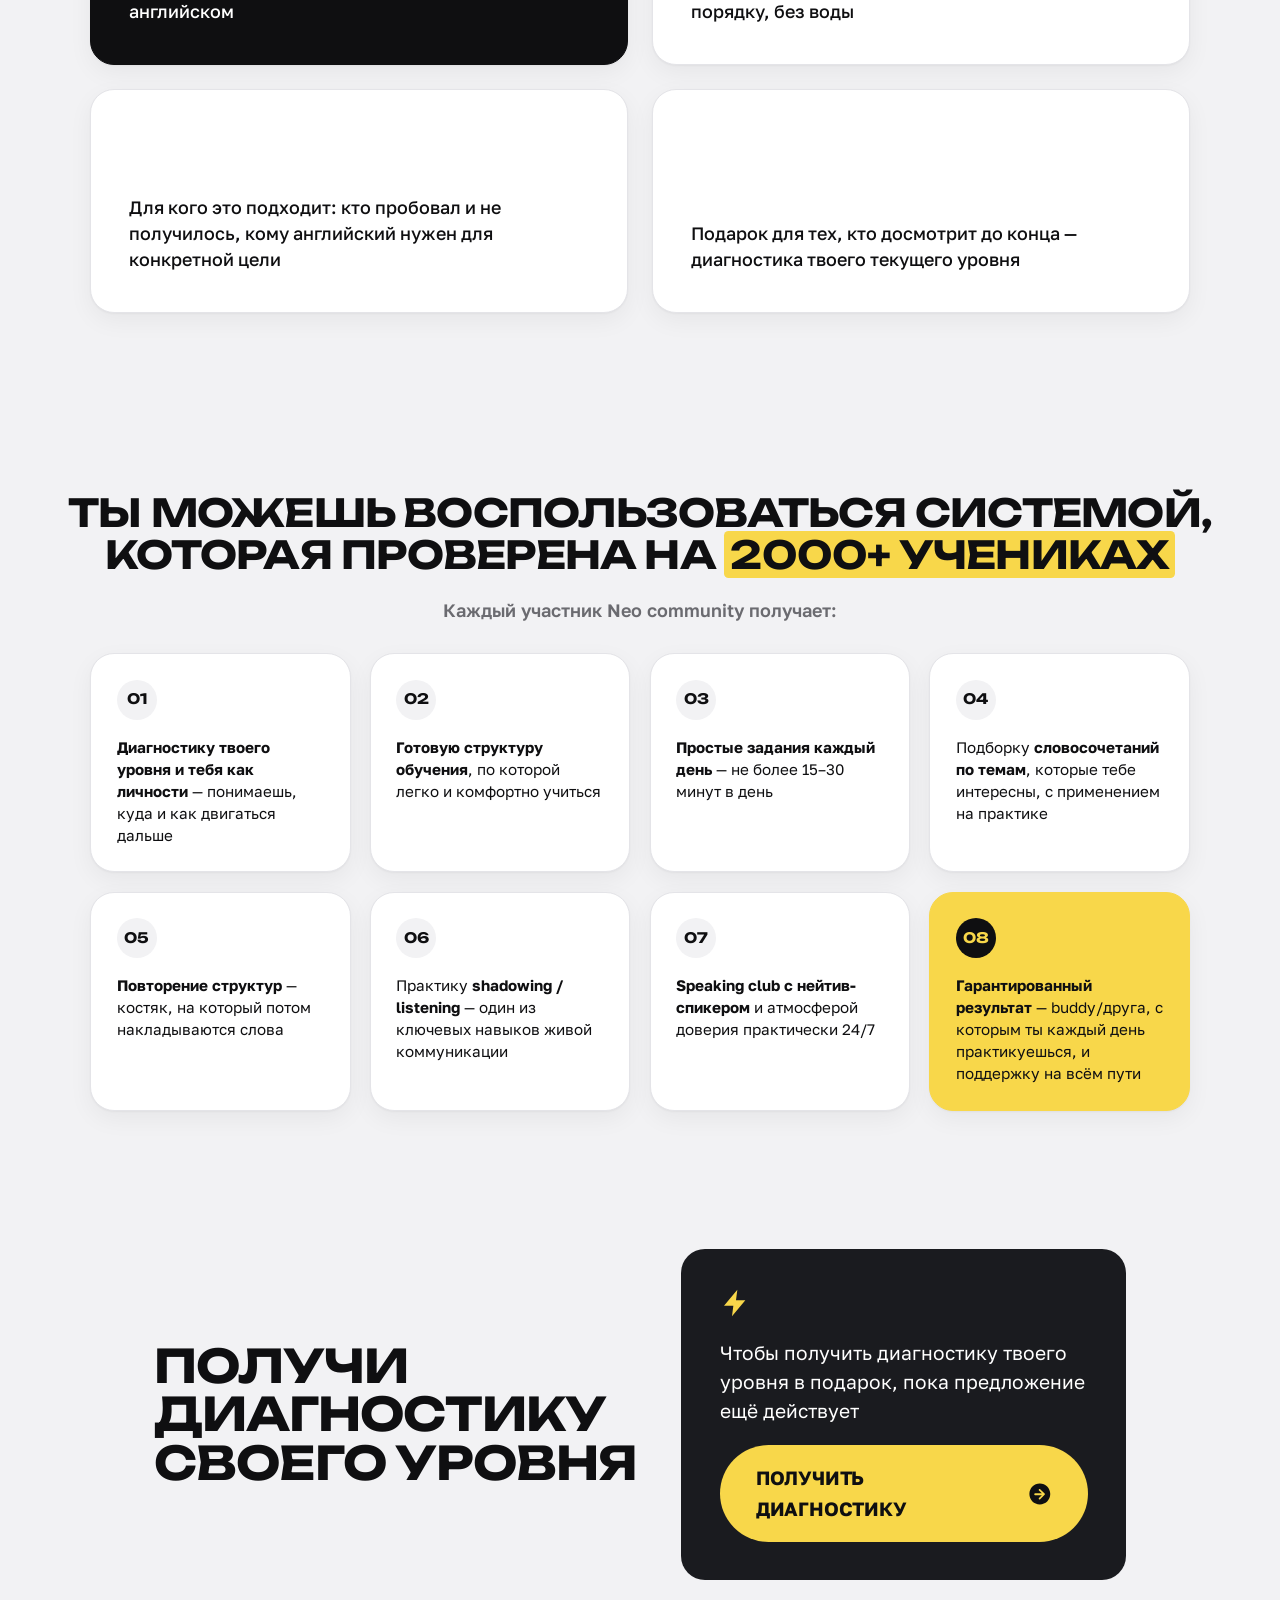
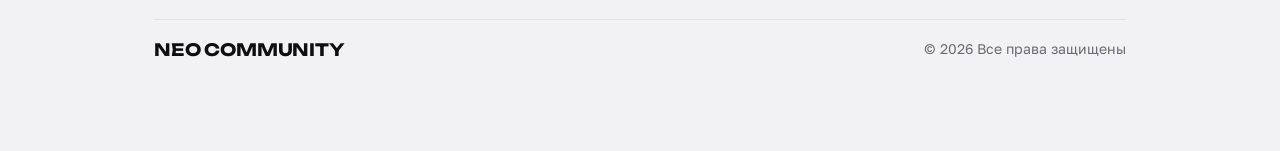
<file: lm/index.html>
<!doctype html>
<html lang="ru">
<head>
    <meta charset="UTF-8">
    <meta name="viewport" content="width=device-width, initial-scale=1.0">
    <meta name="robots" content="noindex, nofollow">
    <title>7 шагов, чтобы заговорить на английском — воркшоп</title>
    <meta name="description" content="Как выйти из мёртвой точки в английском и начать уверенно говорить — даже если ты «учил-учил и не заговорил»">
    <link rel="preconnect" href="https://fonts.googleapis.com">
    <link rel="preconnect" href="https://fonts.gstatic.com" crossorigin>
    <link href="https://fonts.googleapis.com/css2?family=Golos+Text:wght@400..900&family=Unbounded:wght@400..900&display=swap" rel="stylesheet">
    <link rel="stylesheet" href="style.css">
</head>
<body>

<button id="theme-toggle" class="theme-toggle" type="button" aria-label="Переключить тему">
    <svg class="icon-sun" xmlns="http://www.w3.org/2000/svg" viewBox="0 0 24 24" fill="none" stroke="currentColor" stroke-width="2" stroke-linecap="round" stroke-linejoin="round"><circle cx="12" cy="12" r="5"/><line x1="12" y1="1" x2="12" y2="3"/><line x1="12" y1="21" x2="12" y2="23"/><line x1="4.22" y1="4.22" x2="5.64" y2="5.64"/><line x1="18.36" y1="18.36" x2="19.78" y2="19.78"/><line x1="1" y1="12" x2="3" y2="12"/><line x1="21" y1="12" x2="23" y2="12"/><line x1="4.22" y1="19.78" x2="5.64" y2="18.36"/><line x1="18.36" y1="5.64" x2="19.78" y2="4.22"/></svg>
    <svg class="icon-moon" xmlns="http://www.w3.org/2000/svg" viewBox="0 0 24 24" fill="none" stroke="currentColor" stroke-width="2" stroke-linecap="round" stroke-linejoin="round"><path d="M21 12.79A9 9 0 1 1 11.21 3 7 7 0 0 0 21 12.79z"/></svg>
</button>

<main>

    <!-- ░░░ БЛОК 1 — HERO (заголовок + видео + CTA) ░░░ -->
    <section class="hero">
        <h1 class="title">
            <span>7 ШАГОВ</span> ЧТОБЫ ЗАГОВОРИТЬ<br>
            НА АНГЛИЙСКОМ<br>
            В 2026 ГОДУ
        </h1>
        <p class="subtitle">
            Как выйти из мёртвой точки в английском и начать уверенно говорить —
            даже если ты «учил-учил и не заговорил»
        </p>

        <div class="video-wrapper">
            <!-- Замени ссылку в script.js (переменная YOUTUBE_URL), чтобы подставить свой урок -->
            <iframe id="lesson-video"
                    title="Урок"
                    loading="lazy"
                    frameborder="0"
                    allow="accelerometer; autoplay; clipboard-write; encrypted-media; gyroscope; picture-in-picture; web-share"
                    allowfullscreen></iframe>
        </div>

        <a href="https://linktw.in/qnWKKk" target="_blank" rel="noopener" class="btn btn--cta">
            ПОЛУЧИТЬ ДИАГНОСТИКУ
            <svg xmlns="http://www.w3.org/2000/svg" width="24" height="24" viewBox="0 0 40 40" fill="none">
                <path d="M20 2.33301C29.7568 2.33318 37.6658 10.2432 37.666 20C37.6658 29.7568 29.7568 37.6658 20 37.666C10.2432 37.6658 2.33318 29.7568 2.33301 20C2.33318 10.2432 10.2432 2.33318 20 2.33301ZM20.6367 11.8564C20.0509 11.2707 19.1014 11.2707 18.5156 11.8564C17.9301 12.4423 17.9299 13.3918 18.5156 13.9775L23.4551 18.917H12.0762C11.2479 18.9171 10.5762 19.5886 10.5762 20.417C10.5763 21.2452 11.248 21.9169 12.0762 21.917H23.4551L18.5156 26.8564C17.9301 27.4423 17.9299 28.3918 18.5156 28.9775C19.1013 29.5632 20.0509 29.563 20.6367 28.9775L28.1367 21.4775C28.4179 21.1963 28.5761 20.8147 28.5762 20.417C28.5762 20.0192 28.418 19.6377 28.1367 19.3564L20.6367 11.8564Z" fill="currentColor"/>
            </svg>
        </a>
    </section>

    <!-- ░░░ БЛОК 2 — «В ЭТОМ ВИДЕО ТЫ УЗНАЕШЬ» (4 карточки, bento) ░░░ -->
    <section class="about">
        <h2 class="title">В ЭТОМ ВИДЕО<br>ТЫ УЗНАЕШЬ:</h2>
        <div class="content">
            <div class="row">
                <div class="item item--dark">
                    <p>Разбор, почему у тебя не получается заговорить на английском</p>
                </div>
                <div class="item">
                    <p>7 шагов того, как заговорить на английском — по порядку, без воды</p>
                </div>
            </div>
            <div class="row">
                <div class="item">
                    <p>Для кого это подходит: кто пробовал и не получилось, кому английский нужен для конкретной цели</p>
                </div>
                <div class="item">
                    <p>Подарок для тех, кто досмотрит до конца — диагностика твоего текущего уровня</p>
                </div>
            </div>
        </div>
    </section>

    <!-- ░░░ БЛОК 3 — СИСТЕМА (8 пунктов) ░░░ -->
    <section class="benefits">
        <h2 class="title">
            ТЫ МОЖЕШЬ ВОСПОЛЬЗОВАТЬСЯ СИСТЕМОЙ,<br>
            КОТОРАЯ ПРОВЕРЕНА НА <span>2000+ УЧЕНИКАХ</span>
        </h2>
        <p class="pre">Каждый участник Neo community получает:</p>
        <div class="content">
            <div class="item">
                <div class="num">01</div>
                <p><span>Диагностику твоего уровня и тебя как личности</span> — понимаешь, куда и как двигаться дальше</p>
            </div>
            <div class="item">
                <div class="num">02</div>
                <p><span>Готовую структуру обучения</span>, по которой легко и комфортно учиться</p>
            </div>
            <div class="item">
                <div class="num">03</div>
                <p><span>Простые задания каждый день</span> — не более 15–30 минут в день</p>
            </div>
            <div class="item">
                <div class="num">04</div>
                <p>Подборку <span>словосочетаний по темам</span>, которые тебе интересны, с применением на практике</p>
            </div>
            <div class="item">
                <div class="num">05</div>
                <p><span>Повторение структур</span> — костяк, на который потом накладываются слова</p>
            </div>
            <div class="item">
                <div class="num">06</div>
                <p>Практику <span>shadowing / listening</span> — один из ключевых навыков живой коммуникации</p>
            </div>
            <div class="item">
                <div class="num">07</div>
                <p><span>Speaking club с нейтив-спикером</span> и атмосферой доверия практически 24/7</p>
            </div>
            <div class="item item--gold">
                <div class="num">08</div>
                <p><span>Гарантированный результат</span> — buddy/друга, с которым ты каждый день практикуешься, и поддержку на всём пути</p>
            </div>
        </div>
    </section>

    <!-- ░░░ БЛОК 4 — ФИНАЛЬНЫЙ ТЁМНЫЙ CTA ░░░ -->
    <section class="closing">
        <div class="left">
            ПОЛУЧИ ДИАГНОСТИКУ<br>СВОЕГО УРОВНЯ
        </div>
        <div class="right">
            <svg class="bolt" xmlns="http://www.w3.org/2000/svg" width="32" height="32" viewBox="0 0 24 24" fill="none">
                <path d="M13 2 3 14h7l-1 8 10-12h-7l1-8Z" fill="currentColor"/>
            </svg>
            <p>Чтобы получить диагностику твоего уровня в подарок, пока предложение ещё действует</p>
            <a href="https://linktw.in/qnWKKk" target="_blank" rel="noopener" class="btn btn--cta">
                ПОЛУЧИТЬ ДИАГНОСТИКУ
                <svg xmlns="http://www.w3.org/2000/svg" width="24" height="24" viewBox="0 0 40 40" fill="none">
                    <path d="M20 2.33301C29.7568 2.33318 37.6658 10.2432 37.666 20C37.6658 29.7568 29.7568 37.6658 20 37.666C10.2432 37.6658 2.33318 29.7568 2.33301 20C2.33318 10.2432 10.2432 2.33318 20 2.33301ZM20.6367 11.8564C20.0509 11.2707 19.1014 11.2707 18.5156 11.8564C17.9301 12.4423 17.9299 13.3918 18.5156 13.9775L23.4551 18.917H12.0762C11.2479 18.9171 10.5762 19.5886 10.5762 20.417C10.5763 21.2452 11.248 21.9169 12.0762 21.917H23.4551L18.5156 26.8564C17.9301 27.4423 17.9299 28.3918 18.5156 28.9775C19.1013 29.5632 20.0509 29.563 20.6367 28.9775L28.1367 21.4775C28.4179 21.1963 28.5761 20.8147 28.5762 20.417C28.5762 20.0192 28.418 19.6377 28.1367 19.3564L20.6367 11.8564Z" fill="currentColor"/>
                </svg>
            </a>
        </div>
        <div class="footer-row">
            <span class="brand">NEO COMMUNITY</span>
            <span class="copy">© 2026 Все права защищены</span>
        </div>
    </section>

</main>
<script src="script.js"></script>
</body>
</html>
</file>
<file: style.css>
/* ── RESET & BASE ─────────────────────────────────────────── */
*, *::before, *::after { box-sizing: border-box; margin: 0; padding: 0; }

:root {
  /* Fixed brand colors — do not flip with theme */
  --gold: #F8D74A;
  --gold-muted: #C9A227;
  --ink: #0F0F11;
  --card-dark: #1A1B1F;
  --border-dark: #2A2B30;
  --paper: #F2F2F4;
  --white: #FFFFFF;
  --border: #E4E4E8;
  --muted: #6B6B70;
  --muted-on-dark: #A8A8AD;
  --red: #E63535;

  /* Theme-aware tokens — flip in [data-theme="dark"] */
  --bg: var(--paper);
  --surface: var(--white);
  --text: var(--ink);
  --text-muted: var(--muted);
  --line: var(--border);

  --font-display: 'Unbounded', system-ui, sans-serif;
  --font-body: 'Golos Text', system-ui, sans-serif;

  --r-sm: 10px;
  --r-md: 16px;
  --r-lg: 24px;
  --r-pill: 999px;
}

:root[data-theme="dark"] {
  --bg: var(--ink);
  --surface: var(--card-dark);
  --text: #FFFFFF;
  --text-muted: var(--muted-on-dark);
  --line: var(--border-dark);
}

html { scroll-behavior: smooth; }

body {
  background: var(--bg);
  color: var(--text);
  font-family: var(--font-body);
  font-size: 16px;
  line-height: 1.6;
  overflow-x: hidden;
  transition: background 0.25s ease, color 0.25s ease;
}

.container {
  max-width: 1280px;
  margin: 0 auto;
  padding: 0 24px;
}

section { padding: 100px 0; }

/* ── THEME TOGGLE ─────────────────────────────────────────── */
.theme-toggle {
  position: fixed;
  top: 20px;
  right: 20px;
  z-index: 1000;
  width: 52px;
  height: 52px;
  border-radius: var(--r-pill);
  background: var(--surface);
  border: 1px solid var(--line);
  display: flex;
  align-items: center;
  justify-content: center;
  cursor: pointer;
  box-shadow: 0 4px 16px rgba(0,0,0,0.12);
  transition: transform 0.2s, border-color 0.2s, background 0.25s;
}
.theme-toggle:hover { transform: translateY(-2px); border-color: var(--gold); }
.theme-toggle svg { width: 22px; height: 22px; color: var(--text); }
.theme-toggle .icon-moon { display: none; }
:root[data-theme="dark"] .theme-toggle .icon-sun { display: none; }
:root[data-theme="dark"] .theme-toggle .icon-moon { display: block; }

@media (max-width: 768px) {
  .theme-toggle { top: 12px; right: 12px; width: 44px; height: 44px; }
  .theme-toggle svg { width: 19px; height: 19px; }
}

/* ── TYPOGRAPHY ───────────────────────────────────────────── */
.section-title {
  font-family: var(--font-display);
  font-weight: 800;
  font-size: clamp(2.25rem, 6vw, 4.5rem);
  line-height: 1.02;
  letter-spacing: -0.02em;
  text-transform: uppercase;
  margin-bottom: 48px;
  color: var(--text);
}
.section-title.center { text-align: center; }
.accent {
  background: var(--gold);
  color: var(--ink);
  border-radius: 0.12em;
  padding: 0 0.16em;
  box-decoration-break: clone;
  -webkit-box-decoration-break: clone;
}

/* ── BUTTONS ──────────────────────────────────────────────── */
.btn {
  display: inline-flex;
  align-items: center;
  gap: 8px;
  padding: 16px 32px;
  border-radius: var(--r-pill);
  font-family: var(--font-body);
  font-weight: 700;
  font-size: 15px;
  text-transform: uppercase;
  letter-spacing: -0.01em;
  text-decoration: none;
  cursor: pointer;
  border: none;
  transition: transform 0.15s, box-shadow 0.15s, background 0.15s;
}
.btn:hover { transform: translateY(-2px); box-shadow: 0 10px 30px rgba(248,215,74,0.35); }
.btn--yellow { background: var(--gold); color: var(--ink); }
.btn--yellow:hover { background: var(--gold-muted); }
.btn--outline { background: transparent; color: var(--text); border: 2px solid var(--line); }
.btn--outline:hover { border-color: var(--gold); color: var(--gold-muted); box-shadow: none; }
.btn--lg { padding: 20px 48px; font-size: 17px; }

/* ── BADGE ────────────────────────────────────────────────── */
.badge {
  display: inline-block;
  padding: 8px 16px;
  border-radius: var(--r-pill);
  font-size: 13px;
  font-weight: 700;
  letter-spacing: 0.02em;
  margin-bottom: 24px;
}
.badge--fire { background: rgba(248,215,74,0.15); border: 1px solid var(--gold); color: var(--gold-muted); }

/* ── HERO ─────────────────────────────────────────────────── */
.hero {
  min-height: 100vh;
  display: flex;
  align-items: center;
  padding: 80px 0 60px;
  background: radial-gradient(ellipse 80% 60% at 70% 50%, rgba(248,215,74,0.1) 0%, transparent 70%), var(--bg);
  position: relative;
  overflow: hidden;
}
.hero::before {
  content: '';
  position: absolute;
  inset: 0;
  background: url("data:image/svg+xml,%3Csvg width='60' height='60' viewBox='0 0 60 60' xmlns='http://www.w3.org/2000/svg'%3E%3Cg fill='none' fill-rule='evenodd'%3E%3Cg fill='%23ffffff' fill-opacity='0.015'%3E%3Cpath d='M36 34v-4h-2v4h-4v2h4v4h2v-4h4v-2h-4zm0-30V0h-2v4h-4v2h4v4h2V6h4V4h-4zM6 34v-4H4v4H0v2h4v4h2v-4h4v-2H6zM6 4V0H4v4H0v2h4v4h2V6h4V4H6z'/%3E%3C/g%3E%3C/g%3E%3C/svg%3E");
  opacity: 1;
}

.hero__inner {
  display: grid;
  grid-template-columns: 1fr 1fr;
  gap: 60px;
  align-items: center;
  position: relative;
  z-index: 1;
}

.hero__title {
  font-family: var(--font-display);
  font-weight: 800;
  font-size: clamp(3rem, 8vw, 6rem);
  line-height: 0.98;
  letter-spacing: -0.03em;
  text-transform: uppercase;
  margin-bottom: 24px;
  position: relative;
  color: var(--text);
}
.hero__title .accent { display: inline-block; margin-top: 0.15em; }

.hero__sub {
  font-size: clamp(1.375rem, 3vw, 2rem);
  font-weight: 700;
  line-height: 1.3;
  margin-bottom: 20px;
  color: var(--text);
}

.hero__desc {
  color: var(--text-muted);
  font-size: 16px;
  margin-bottom: 36px;
  max-width: 480px;
}

.hero__btns { display: flex; gap: 16px; flex-wrap: wrap; margin-bottom: 48px; }

.hero__photo-wrap {
  border-radius: var(--r-lg);
  overflow: hidden;
  max-height: 650px;
  display: flex;
  align-items: flex-start;
  box-shadow: 0 8px 24px rgba(15,15,17,0.12);
}
.hero__photo {
  width: 100%;
  height: 100%;
  object-fit: cover;
  object-position: center top;
  border-radius: var(--r-lg);
  display: block;
  transition: transform 0.3s ease;
}

/* ── MANIFEST ─────────────────────────────────────────────── */
.manifest {
  background: var(--bg);
  border-top: 1px solid var(--line);
  border-bottom: 1px solid var(--line);
}
.manifest__inner {
  display: grid;
  grid-template-columns: 1fr 1.6fr;
  gap: 80px;
  align-items: start;
}
.manifest__lead {
  font-size: 20px;
  font-weight: 700;
  margin-bottom: 24px;
  color: var(--text);
}
.manifest__note { color: var(--text-muted); margin-bottom: 16px; }
.manifest__list {
  list-style: none;
  margin-bottom: 32px;
  display: flex;
  flex-direction: column;
  gap: 16px;
}
.manifest__list li {
  padding-left: 20px;
  position: relative;
  color: var(--text-muted);
}
.manifest__list li::before {
  content: '—';
  position: absolute;
  left: 0;
  color: var(--gold-muted);
}
.manifest__cta-text { font-size: 20px; font-weight: 800; margin-bottom: 24px; color: var(--text); }

/* ── HARD ─────────────────────────────────────────────────── */
.hard { background: var(--bg); }
.hard__sub {
  text-align: center;
  max-width: 700px;
  margin: 0 auto 56px;
  font-size: 18px;
  color: var(--text-muted);
  line-height: 1.7;
}
.hard__footer {
  margin-top: 48px;
  background: var(--surface);
  border: 1px solid var(--line);
  border-left: 4px solid var(--gold);
  padding: 20px 28px;
  font-weight: 600;
  border-radius: 0 var(--r-md) var(--r-md) 0;
  color: var(--text);
}

/* ── CARDS ────────────────────────────────────────────────── */
.cards-grid {
  display: grid;
  gap: 24px;
}
.cards-grid--3 { grid-template-columns: repeat(3, 1fr); }
.cards-grid--2 { grid-template-columns: repeat(2, 1fr); }

.card {
  border-radius: var(--r-lg);
  overflow: hidden;
  transition: transform 0.25s cubic-bezier(0.16,1,0.3,1), border-color 0.25s, box-shadow 0.25s;
}

/* accent card — always dark, regardless of page theme, for contrast/punch */
.card--dark {
  background: var(--card-dark);
  border: 1px solid var(--border-dark);
  padding: 32px;
  display: flex;
  flex-direction: column;
  gap: 16px;
}
.card--dark:hover {
  transform: translateY(-6px);
  box-shadow: 0 16px 40px rgba(0,0,0,0.4);
  border-color: rgba(248,215,74,0.3);
}
.card__num {
  font-family: var(--font-display);
  font-weight: 700;
  font-size: 2.75rem;
  color: var(--gold);
  line-height: 1;
}
.card--dark p { color: var(--muted-on-dark); font-size: 16px; line-height: 1.6; }

/* generic card — follows the page theme */
.card--yellow-top { background: var(--surface); border: 1px solid var(--line); box-shadow: 0 1px 2px rgba(16,17,26,0.04), 0 8px 24px rgba(16,17,26,0.05); }
.card--yellow-top:hover { transform: translateY(-6px); box-shadow: 0 16px 40px rgba(16,17,26,0.09); border-color: rgba(201,162,39,0.35); }
.card__body { padding: 28px; }
.card__body h3 { font-family: var(--font-display); font-size: 1.0625rem; font-weight: 700; letter-spacing: -0.01em; margin-bottom: 12px; color: var(--text); }
.card__body p { color: var(--text-muted); font-size: 14px; line-height: 1.65; }

/* ── FOR WHO ──────────────────────────────────────────────── */
.for-who { background: var(--bg); }

/* ── FOUNDERS ─────────────────────────────────────────────── */
.founders { background: var(--bg); }
.founders__grid { display: flex; flex-direction: column; gap: 32px; }
/* founder card is an accent card — always dark, regardless of page theme */
.founder-card {
  display: grid;
  grid-template-columns: 340px 1fr;
  gap: 48px;
  background: var(--card-dark);
  border-radius: var(--r-lg);
  overflow: hidden;
  border: 1px solid var(--border-dark);
}
.founder-card--reverse { direction: rtl; }
.founder-card--reverse > * { direction: ltr; }
.founder-card__photo {
  min-height: 340px;
  background: var(--ink);
  position: relative;
  overflow: hidden;
}
.founder-card__photo img { transition: transform 0.5s cubic-bezier(0.16,1,0.3,1); }
.founder-card:hover .founder-card__photo img { transform: scale(1.04); }
.founder-card__info {
  padding: 40px;
  display: flex;
  flex-direction: column;
  gap: 20px;
  justify-content: center;
}
.founder-card__info h3 {
  font-family: var(--font-display);
  font-weight: 700;
  font-size: 2rem;
  letter-spacing: -0.02em;
  color: var(--gold);
  line-height: 1;
  text-align: center;
}
.founder-card__info ul { list-style: none; display: flex; flex-direction: column; gap: 14px; }
.founder-card__info li {
  padding-left: 20px;
  position: relative;
  color: var(--muted-on-dark);
  font-size: 15px;
  line-height: 1.5;
  text-align: left;
}
.founder-card__info li::before {
  content: '→';
  position: absolute;
  left: 0;
  color: var(--gold);
}

/* ── RESULTS ──────────────────────────────────────────────── */
.results { background: var(--bg); }
.results__sub {
  text-align: center;
  color: var(--text-muted);
  font-size: 18px;
  margin-top: -28px;
  margin-bottom: 56px;
}
.checks-grid {
  display: grid;
  grid-template-columns: 1fr 1fr;
  gap: 20px;
}
.check-item {
  display: flex;
  gap: 16px;
  align-items: flex-start;
  background: var(--surface);
  border-radius: var(--r-md);
  padding: 20px 24px;
  border: 1px solid var(--line);
  box-shadow: 0 1px 2px rgba(16,17,26,0.04), 0 8px 24px rgba(16,17,26,0.05);
  transition: transform 0.25s cubic-bezier(0.16,1,0.3,1), border-color 0.25s;
}
.check-item:hover { transform: translateX(6px); border-color: rgba(201,162,39,0.35); }
.check {
  font-size: 22px;
  color: var(--gold-muted);
  font-weight: 900;
  line-height: 1.4;
  flex-shrink: 0;
}
.check-item p { font-size: 15px; color: var(--text); line-height: 1.5; }

/* ── PROGRAM ──────────────────────────────────────────────── */
.program { background: var(--bg); }
.program__list { display: flex; flex-direction: column; gap: 2px; }
.program__item {
  display: grid;
  grid-template-columns: 100px 1fr;
  gap: 0;
  background: var(--surface);
  border-radius: var(--r-md);
  margin-bottom: 16px;
  overflow: hidden;
  border: 1px solid var(--line);
  transition: transform 0.25s cubic-bezier(0.16,1,0.3,1), border-color 0.25s, box-shadow 0.25s;
}
.program__item:hover {
  transform: translateX(6px);
  border-color: rgba(201,162,39,0.35);
  box-shadow: 0 8px 30px rgba(15,15,17,0.08);
}
.program__num {
  display: flex;
  align-items: center;
  justify-content: center;
  background: var(--gold);
  color: var(--ink);
  font-family: var(--font-display);
  font-weight: 700;
  font-size: 2.25rem;
  line-height: 1;
  flex-shrink: 0;
}
.program__body {
  padding: 28px 32px;
  display: flex;
  flex-direction: column;
  gap: 10px;
}
.program__body h3 {
  font-family: var(--font-display);
  font-size: 15px;
  font-weight: 700;
  letter-spacing: 0.02em;
  color: var(--text);
}
.program__body p { color: var(--text-muted); font-size: 15px; line-height: 1.6; }
.program__result { color: var(--gold-muted); font-size: 14px; font-weight: 600; }

/* ── COMPARE ──────────────────────────────────────────────── */
.compare { background: var(--bg); }
.compare__table-wrap {
  overflow-x: auto;
  margin-bottom: 40px;
  border-radius: var(--r-lg);
  border: 1px solid var(--line);
  background: var(--surface);
}
.compare__table {
  width: 100%;
  border-collapse: collapse;
  font-size: 15px;
}
.compare__table th, .compare__table td {
  padding: 16px 20px;
  text-align: left;
  border-bottom: 1px solid var(--line);
}
.compare__table thead th {
  font-family: var(--font-display);
  font-size: 15px;
  font-weight: 700;
  letter-spacing: 0.01em;
  text-transform: uppercase;
  color: var(--text-muted);
  background: var(--bg);
  padding-top: 20px;
  padding-bottom: 20px;
}
.compare__table tbody tr:last-child td { border-bottom: none; }
.compare__table tbody tr:hover td { background: rgba(128,128,128,0.07); }
.compare__table td:first-child { color: var(--text-muted); font-size: 13px; text-transform: uppercase; letter-spacing: 0.03em; }
.compare__table td { color: var(--text-muted); }
/* highlight column is an accent — always dark + gold, regardless of page theme */
.highlight {
  background: var(--ink) !important;
  color: var(--gold) !important;
  font-weight: 700 !important;
  border-left: 2px solid var(--gold) !important;
}
.compare__table thead th.highlight { color: var(--gold) !important; font-size: 17px; background: var(--ink) !important; }
.compare__table tbody tr:hover td.highlight { background: var(--ink) !important; }
.compare__note {
  background: var(--surface);
  border: 1px solid var(--line);
  border-left: 4px solid var(--gold);
  padding: 28px 32px;
  border-radius: 0 var(--r-md) var(--r-md) 0;
  font-size: 16px;
  color: var(--text-muted);
  line-height: 2;
}
.compare__note strong { color: var(--text); }

/* ── PRICE ────────────────────────────────────────────────── */
.price { background: var(--bg); }
.price__inner {
  display: grid;
  grid-template-columns: 1fr 1fr;
  gap: 48px;
  align-items: start;
}
.price__live {
  background: var(--surface);
  border-radius: var(--r-md);
  padding: 28px;
  border: 1px solid var(--line);
  margin-bottom: 24px;
}
.price__fire { font-size: 13px; font-weight: 800; color: var(--gold-muted); letter-spacing: 0.03em; margin-bottom: 4px; }
.live-dot { color: var(--red); font-size: 13px; font-weight: 700; margin-bottom: 16px; }
.price__counter { font-family: var(--font-display); font-weight: 700; font-size: 3.5rem; color: var(--text); line-height: 1; }
.price__counter-label { font-size: 13px; color: var(--text-muted); margin-bottom: 20px; }
.progress-bar {
  height: 8px;
  background: var(--line);
  border-radius: var(--r-pill);
  overflow: hidden;
  margin-bottom: 8px;
}
.progress-bar__fill { height: 100%; background: var(--gold); border-radius: var(--r-pill); }
.progress-bar__labels {
  display: flex;
  justify-content: space-between;
  font-size: 11px;
  color: var(--text-muted);
}

.price__tiers { display: flex; flex-direction: column; gap: 12px; margin-bottom: 20px; }
.tier {
  border-radius: var(--r-md);
  padding: 20px 24px;
  border: 1px solid var(--line);
  background: var(--surface);
  opacity: 0.7;
  transition: transform 0.2s, box-shadow 0.2s;
}
/* the recommended tier carries the accent — solid gold, always, regardless of page theme */
.tier--active {
  opacity: 1;
  background: var(--gold);
  border-color: var(--gold);
}
.tier--active:hover { transform: translateY(-3px); box-shadow: 0 12px 32px rgba(248,215,74,0.25); }
.tier__badge { font-size: 11px; font-weight: 800; letter-spacing: 0.04em; color: var(--text-muted); margin-bottom: 8px; text-transform: uppercase; }
.tier--active .tier__badge { color: var(--ink); opacity: 0.7; }
.tier__price { font-family: var(--font-display); font-weight: 700; font-size: 2.25rem; line-height: 1; color: var(--text); }
.tier--active .tier__price { color: var(--ink); }
.tier__price span { font-size: 1.1rem; color: var(--text-muted); }
.tier--active .tier__price span { color: rgba(15,15,17,0.6); }
.tier__alt { font-size: 12px; color: var(--text-muted); margin-top: 4px; }
.tier--active .tier__alt { color: rgba(15,15,17,0.6); }

.price__urgency { font-size: 13px; color: var(--gold-muted); font-weight: 600; }

.price__timer-box {
  background: var(--surface);
  border-radius: var(--r-lg);
  padding: 36px;
  border: 1px solid rgba(201,162,39,0.35);
}
.price__timer-box > p { color: var(--text-muted); font-size: 14px; margin-bottom: 20px; }

.timer {
  display: flex;
  gap: 8px;
  align-items: center;
  margin-bottom: 32px;
}
/* timer chips are a fixed dark "digital display" accent, regardless of page theme */
.timer__unit {
  background: var(--ink);
  border-radius: var(--r-sm);
  padding: 12px 20px;
  text-align: center;
  min-width: 72px;
}
.timer__unit span {
  display: block;
  font-family: var(--font-display);
  font-weight: 700;
  font-size: 2.25rem;
  color: var(--gold);
  line-height: 1;
}
.timer__unit small { font-size: 11px; color: var(--muted-on-dark); text-transform: uppercase; letter-spacing: 0.03em; }
.timer__sep { font-family: var(--font-display); font-size: 1.75rem; color: var(--gold-muted); }

.price__timer-box .btn { width: 100%; justify-content: center; margin-bottom: 12px; }
.price__watchers { font-size: 12px; color: var(--text-muted); text-align: center; margin-bottom: 20px; }
.price__watchers strong { color: var(--text); }
.price__big {
  font-family: var(--font-display);
  font-weight: 700;
  font-size: 3.5rem;
  color: var(--gold-muted);
  text-align: center;
  line-height: 1;
}
.price__big span { font-size: 1.75rem; color: var(--text-muted); }
.price__big del { font-size: 1.75rem; color: var(--line); margin-left: 12px; text-decoration: line-through; }

/* ── FAQ ──────────────────────────────────────────────────── */
.faq { background: var(--bg); }
.faq__list { max-width: 800px; margin: 0 auto; display: flex; flex-direction: column; gap: 8px; }
.faq__item {
  background: var(--surface);
  border-radius: var(--r-md);
  border: 1px solid var(--line);
  overflow: hidden;
  transition: border-color 0.2s, transform 0.2s;
}
.faq__item:hover { transform: translateX(4px); }
.faq__item[open] { border-color: rgba(201,162,39,0.4); }
.faq__item summary {
  padding: 20px 24px;
  font-weight: 700;
  font-size: 15px;
  cursor: pointer;
  display: flex;
  justify-content: space-between;
  align-items: center;
  list-style: none;
  gap: 16px;
  color: var(--text);
  transition: color 0.2s;
}
.faq__item summary::-webkit-details-marker { display: none; }
.faq__item summary::after {
  content: '+';
  font-size: 24px;
  color: var(--gold-muted);
  flex-shrink: 0;
  transition: transform 0.2s;
  font-weight: 300;
}
.faq__item[open] summary::after { transform: rotate(45deg); }
.faq__item[open] summary { color: var(--gold-muted); }
.faq__item p {
  padding: 0 24px 20px;
  color: var(--text-muted);
  font-size: 15px;
  line-height: 1.65;
}

/* ── FINAL CTA ────────────────────────────────────────────── */
.final-cta {
  background: var(--bg);
  text-align: center;
  padding: 120px 0;
}
.final-cta__inner { max-width: 720px; margin: 0 auto; }
.final-cta .section-title { font-size: clamp(2.25rem, 5vw, 4.25rem); margin-bottom: 24px; }
.final-cta p { color: var(--text-muted); font-size: 18px; margin-bottom: 12px; }
.final-cta .btn { margin-top: 36px; }
.final-cta__note { font-size: 14px; color: var(--text-muted); margin-top: 16px !important; }

/* ── FOOTER ───────────────────────────────────────────────── */
.footer {
  background: var(--bg);
  border-top: 1px solid var(--line);
  padding: 48px 0;
}
.footer__inner {
  display: flex;
  align-items: center;
  justify-content: space-between;
  flex-wrap: wrap;
  gap: 24px;
}
.footer__brand {
  font-family: var(--font-display);
  font-weight: 700;
  font-size: 1.5rem;
  letter-spacing: -0.01em;
  color: var(--text);
}
.footer__links { display: flex; gap: 32px; }
.footer__links a {
  position: relative;
  display: flex;
  align-items: center;
  gap: 8px;
  color: var(--text-muted);
  text-decoration: none;
  font-size: 14px;
  font-weight: 600;
  transition: color 0.2s;
}
.footer__links a:hover { color: var(--gold-muted); }
.footer__links a svg { flex-shrink: 0; transition: color 0.2s; }
.footer__links a::after {
  content: '';
  position: absolute;
  bottom: -2px; left: 0;
  width: 0; height: 2px;
  background: var(--gold-muted);
  transition: width 0.25s ease;
}
.footer__links a:hover::after { width: 100%; }
.footer__email {
  display: flex;
  align-items: center;
  gap: 8px;
  color: var(--text-muted);
  text-decoration: none;
  font-size: 14px;
  font-weight: 600;
  transition: color 0.2s;
}
.footer__email:hover { color: var(--gold-muted); }
.footer__copy { font-size: 13px; color: var(--text-muted); }

/* ── ANIMATIONS ───────────────────────────────────────────── */

/* Scroll reveal */
.reveal {
  opacity: 0;
  transform: translateY(36px);
  transition: opacity 0.7s cubic-bezier(0.16,1,0.3,1), transform 0.7s cubic-bezier(0.16,1,0.3,1);
}
.reveal.visible {
  opacity: 1;
  transform: translateY(0);
}
.reveal-left {
  opacity: 0;
  transform: translateX(-40px);
  transition: opacity 0.7s cubic-bezier(0.16,1,0.3,1), transform 0.7s cubic-bezier(0.16,1,0.3,1);
}
.reveal-left.visible { opacity: 1; transform: translateX(0); }
.reveal-right {
  opacity: 0;
  transform: translateX(40px);
  transition: opacity 0.7s cubic-bezier(0.16,1,0.3,1), transform 0.7s cubic-bezier(0.16,1,0.3,1);
}
.reveal-right.visible { opacity: 1; transform: translateX(0); }

/* Stagger delay */
.reveal-delay-1 { transition-delay: 0.1s; }
.reveal-delay-2 { transition-delay: 0.2s; }
.reveal-delay-3 { transition-delay: 0.3s; }
.reveal-delay-4 { transition-delay: 0.4s; }

/* Badge pulse */
.badge--fire {
  animation: badgePulse 3s ease-in-out infinite;
}
@keyframes badgePulse {
  0%, 100% { box-shadow: 0 0 0 0 rgba(248,215,74,0); }
  50% { box-shadow: 0 0 0 6px rgba(248,215,74,0.14); }
}

/* Button hover shimmer */
.btn--yellow {
  position: relative;
  overflow: hidden;
}
.btn--yellow::after {
  content: '';
  position: absolute;
  top: 0; left: -100%;
  width: 60%;
  height: 100%;
  background: linear-gradient(90deg, transparent, rgba(255,255,255,0.3), transparent);
  transition: left 0.5s ease;
}
.btn--yellow:hover::after { left: 150%; }

/* Live dot blink */
.live-dot {
  animation: liveBlink 1.5s ease-in-out infinite;
}
@keyframes liveBlink {
  0%, 100% { opacity: 1; }
  50% { opacity: 0.3; }
}

/* Progress bar fill animation */
@keyframes fillBar {
  from { width: 0; }
  to { width: 27%; }
}
.progress-bar__fill { animation: fillBar 1.2s cubic-bezier(0.16,1,0.3,1) 0.5s both; }

/* ── RESPONSIVE ───────────────────────────────────────────── */
@media (max-width: 1024px) {
  .hero__inner { grid-template-columns: 1fr; gap: 40px; }
  .hero__right { display: none; }
  .manifest__inner { grid-template-columns: 1fr; gap: 32px; }
  .founder-card { grid-template-columns: 240px 1fr; }
  .price__inner { grid-template-columns: 1fr; }
}

@media (max-width: 768px) {
  section { padding: 64px 0; }

  /* Заголовки не вылезают за экран */
  .section-title { font-size: clamp(2rem, 10vw, 3.5rem); word-break: break-word; }

  .cards-grid--3 { grid-template-columns: 1fr; }
  .checks-grid { grid-template-columns: 1fr; }

  /* Программа */
  .program__item { grid-template-columns: 64px 1fr; }
  .program__num { font-size: 1.75rem; }
  .program__body { padding: 20px 16px; }

  /* Основатель */
  .founder-card { grid-template-columns: 1fr; }
  .founder-card__photo { min-height: 320px; }
  .founder-card__info { padding: 24px; }
  .founder-card--reverse .founder-card__info { padding: 24px; }

  /* Цена */
  .price__inner { grid-template-columns: 1fr; }
  .price__counter { font-size: 2.75rem; }
  .timer__unit { min-width: 56px; padding: 10px 12px; }
  .timer__unit span { font-size: 1.75rem; }

  /* Таблица */
  .compare__table { font-size: 12px; }
  .compare__table th, .compare__table td { padding: 10px 8px; }

  /* Кнопки в ряд → стопка */
  .hero__btns { flex-direction: column; }
  .btn { width: 100%; justify-content: center; }

  /* Футер */
  .footer__inner { flex-direction: column; text-align: center; }
  .footer__links { justify-content: center; }

  /* Manifest */
  .manifest__inner { grid-template-columns: 1fr; gap: 32px; }

  /* Финальный CTA */
  .final-cta .section-title { font-size: clamp(1.75rem, 8vw, 3rem); }
}
</file>
<file: lm/style.css>
/* ============================================================
   LM — "7 шагов, чтобы заговорить на английском"
   Design tokens: AI LAB design system (gold / near-black / paper)
   ============================================================ */

:root {
    /* Fixed brand colors — do not flip with theme */
    --ai-gold: #F8D74A;
    --ai-gold-muted: #C9A227;
    --ai-ink: #0F0F11;
    --ai-card-dark: #1A1B1F;
    --ai-paper: #F2F2F4;
    --ai-white: #FFFFFF;
    --ai-text-dark: #0F0F11;
    --ai-text-light: #FFFFFF;
    --ai-text-muted: #6B6B70;
    --ai-text-muted-on-dark: #A8A8AD;
    --ai-line: #E4E4E8;
    --ai-line-dark: #2A2B30;

    /* Theme-aware tokens — flip in [data-theme="dark"] */
    --bg: var(--ai-paper);
    --surface: var(--ai-white);
    --text: var(--ai-text-dark);
    --text-muted: var(--ai-text-muted);
    --line: var(--ai-line);

    --font-display: 'Unbounded', system-ui, sans-serif;
    --font-body: 'Golos Text', system-ui, sans-serif;

    --r-lg: 24px;
    --r-md: 16px;
    --r-pill: 999px;

    --t-display: clamp(2rem, 5.4vw, 4rem);
    --t-headline: clamp(1.6rem, 3.4vw, 2.4rem);

    color-scheme: light;
}

:root[data-theme="dark"] {
    --bg: var(--ai-ink);
    --surface: var(--ai-card-dark);
    --text: #FFFFFF;
    --text-muted: var(--ai-text-muted-on-dark);
    --line: var(--ai-line-dark);
    color-scheme: dark;
}

*, *::before, *::after { box-sizing: border-box; margin: 0; padding: 0; }

html {
    font-size: 16px;
    background: var(--bg);
    scroll-behavior: smooth;
    -webkit-text-size-adjust: 100%;
}

body {
    font-family: var(--font-body);
    font-size: 1.0625rem;
    line-height: 1.6;
    color: var(--text);
    background: var(--bg);
    -webkit-font-smoothing: antialiased;
    overflow-x: clip;
    transition: background 0.25s ease, color 0.25s ease;
}

img, svg { display: block; max-width: 100%; }

/* ---- Theme toggle ---- */
.theme-toggle {
    position: fixed;
    top: 20px;
    right: 20px;
    z-index: 1000;
    width: 52px;
    height: 52px;
    border-radius: var(--r-pill);
    background: var(--surface);
    border: 1px solid var(--line);
    display: flex;
    align-items: center;
    justify-content: center;
    cursor: pointer;
    box-shadow: 0 4px 16px rgba(0,0,0,0.12);
    transition: transform 0.2s, border-color 0.2s, background 0.25s;
}
.theme-toggle:hover { transform: translateY(-2px); border-color: var(--ai-gold); }
.theme-toggle svg { width: 22px; height: 22px; color: var(--text); }
.theme-toggle .icon-moon { display: none; }
:root[data-theme="dark"] .theme-toggle .icon-sun { display: none; }
:root[data-theme="dark"] .theme-toggle .icon-moon { display: block; }

@media only screen and (max-width: 560px) {
    .theme-toggle { top: 12px; right: 12px; width: 44px; height: 44px; }
    .theme-toggle svg { width: 19px; height: 19px; }
}

/* ---- Shared CTA button ---- */
.btn {
    width: fit-content;
    max-width: 100%;
    display: inline-flex;
    align-items: center;
    justify-content: center;
    gap: 0.75rem;
    padding: 1.1rem 2.25rem;
    background: var(--ai-gold);
    color: var(--ai-ink);
    border-radius: var(--r-pill);
    font-family: var(--font-body);
    font-weight: 700;
    font-size: 1.2rem;
    text-transform: uppercase;
    letter-spacing: -0.01em;
    text-decoration: none;
    transition: background 0.18s ease, transform 0.18s ease, box-shadow 0.18s ease;
}
.btn:hover {
    background: var(--ai-gold-muted);
    transform: translateY(-2px);
    box-shadow: 0 10px 30px rgba(248, 215, 74, 0.35);
}
.btn:active { transform: translateY(0); }

/* ============================================================
   HERO
   ============================================================ */
section.hero {
    padding: clamp(3rem, 7vw, 6rem) clamp(1.25rem, 5vw, 4rem) clamp(4rem, 8vw, 6rem);
    display: flex;
    flex-direction: column;
    align-items: center;
    gap: 1.5rem;
    text-align: center;
    background: radial-gradient(120% 80% at 50% 0%, rgba(248,215,74,0.12) 0%, transparent 60%), var(--bg);
}

section.hero .title {
    font-family: var(--font-display);
    font-size: var(--t-display);
    font-weight: 800;
    line-height: 1.1;
    letter-spacing: -0.02em;
    text-transform: uppercase;
    max-width: 22ch;
    color: var(--text);
}
section.hero .title span {
    background: var(--ai-gold);
    color: var(--ai-ink);
    border-radius: 0.12em;
    padding: 0 0.16em;
    box-decoration-break: clone;
    -webkit-box-decoration-break: clone;
}

section.hero .subtitle {
    font-size: clamp(1.0625rem, 1.6vw, 1.3rem);
    font-weight: 500;
    color: var(--text-muted);
    max-width: 55ch;
}

.video-wrapper {
    position: relative;
    width: min(100%, 960px);
    aspect-ratio: 16 / 9;
    overflow: hidden;
    border-radius: var(--r-lg);
    background: var(--ai-ink);
    box-shadow: 0 8px 24px rgba(15, 15, 17, 0.12);
    margin: 0.5rem auto 0;
}
.video-wrapper iframe {
    width: 100%;
    height: 100%;
    border: none;
    display: block;
}

/* ============================================================
   ABOUT — bento
   ============================================================ */
section.about {
    display: flex;
    flex-direction: column;
    gap: clamp(2rem, 4vw, 3rem);
    align-items: center;
    padding: clamp(3.5rem, 7vw, 6rem) clamp(1.25rem, 5vw, 4rem);
    background: var(--bg);
}
section.about .title {
    font-family: var(--font-display);
    font-size: var(--t-headline);
    font-weight: 700;
    line-height: 1.1;
    letter-spacing: -0.02em;
    text-transform: uppercase;
    text-align: center;
    color: var(--text);
}
section.about .content {
    display: flex;
    flex-direction: column;
    gap: clamp(1rem, 2vw, 1.5rem);
    width: 100%;
    max-width: 1100px;
}
section.about .row {
    display: flex;
    gap: clamp(1rem, 2vw, 1.5rem);
    width: 100%;
}
section.about .item {
    flex: 1;
    padding: clamp(1.75rem, 3vw, 2.5rem);
    border-radius: var(--r-lg);
    background: var(--surface);
    border: 1px solid var(--line);
    box-shadow: 0 1px 2px rgba(16, 17, 26, 0.04), 0 8px 24px rgba(16, 17, 26, 0.05);
    display: flex;
    align-items: flex-end;
    min-height: clamp(11rem, 18vw, 14rem);
    transition: transform 0.3s ease, box-shadow 0.3s ease;
}
section.about .item:hover {
    transform: translateY(-3px);
    box-shadow: 0 16px 40px rgba(16, 17, 26, 0.09);
}
section.about .item p {
    font-size: clamp(1.0625rem, 1.4vw, 1.25rem);
    line-height: 1.45;
    font-weight: 500;
    color: var(--text);
}
/* one bento cell is a fixed dark accent, regardless of page theme */
section.about .item--dark {
    background: var(--ai-ink);
    border-color: var(--ai-ink);
}
section.about .item--dark p {
    color: var(--ai-text-light);
}

/* ============================================================
   BENEFITS
   ============================================================ */
section.benefits {
    padding: clamp(3.5rem, 7vw, 6rem) clamp(1.25rem, 5vw, 4rem);
    display: flex;
    flex-direction: column;
    align-items: center;
    gap: 1.25rem;
    background: var(--bg);
}
section.benefits .title {
    font-family: var(--font-display);
    font-size: var(--t-headline);
    font-weight: 700;
    line-height: 1.1;
    letter-spacing: -0.02em;
    text-transform: uppercase;
    text-align: center;
    color: var(--text);
}
section.benefits .title span {
    background: var(--ai-gold);
    color: var(--ai-ink);
    border-radius: 0.12em;
    padding: 0 0.16em;
    box-decoration-break: clone;
    -webkit-box-decoration-break: clone;
}
section.benefits .pre {
    font-size: 1.125rem;
    font-weight: 600;
    color: var(--text-muted);
    margin-bottom: 0.5rem;
}
section.benefits .content {
    display: grid;
    grid-template-columns: repeat(4, 1fr);
    gap: clamp(0.75rem, 1.5vw, 1.25rem);
    width: 100%;
    max-width: 1100px;
}
section.benefits .item {
    display: flex;
    flex-direction: column;
    gap: 1rem;
    padding: clamp(1.25rem, 2vw, 1.75rem);
    border-radius: var(--r-lg);
    background: var(--surface);
    border: 1px solid var(--line);
    box-shadow: 0 1px 2px rgba(16, 17, 26, 0.04), 0 8px 24px rgba(16, 17, 26, 0.05);
    transition: transform 0.3s ease, box-shadow 0.3s ease;
}
section.benefits .item:hover {
    transform: translateY(-3px);
    box-shadow: 0 16px 40px rgba(16, 17, 26, 0.09);
}
section.benefits .item p { color: var(--text); }
section.benefits .num {
    display: inline-flex;
    align-items: center;
    justify-content: center;
    width: 2.5rem;
    height: 2.5rem;
    border-radius: 50%;
    background: var(--bg);
    font-family: var(--font-display);
    font-weight: 700;
    font-size: 0.9rem;
    color: var(--text);
}
section.benefits .item p {
    font-size: clamp(0.95rem, 1.1vw, 1.0625rem);
    line-height: 1.45;
}
section.benefits .item p span {
    font-weight: 700;
}
/* the last item is a fixed gold accent, regardless of page theme */
section.benefits .item--gold {
    background: var(--ai-gold);
    border-color: var(--ai-gold);
}
section.benefits .item--gold p,
section.benefits .item--gold p span {
    color: var(--ai-ink);
}
section.benefits .item--gold .num {
    background: var(--ai-ink);
    color: var(--ai-gold);
}

/* ============================================================
   CLOSING — plain heading + one dark accent card
   ============================================================ */
section.closing {
    display: grid;
    grid-template-columns: 1.1fr 1fr;
    grid-template-rows: auto auto;
    gap: clamp(1.5rem, 3vw, 2.5rem);
    max-width: 1100px;
    margin: 0 auto;
    padding: clamp(2rem, 4vw, 3rem) clamp(1.25rem, 5vw, 4rem) clamp(4rem, 7vw, 5.5rem);
    background: var(--bg);
    align-items: center;
}
section.closing .left {
    font-family: var(--font-display);
    font-size: clamp(1.9rem, 3.6vw, 3rem);
    font-weight: 700;
    line-height: 1.05;
    letter-spacing: -0.02em;
    text-transform: uppercase;
    color: var(--text);
}
/* the CTA card is a fixed dark accent, regardless of page theme */
section.closing .right {
    padding: clamp(1.5rem, 3vw, 2.5rem);
    background: var(--ai-card-dark);
    border-radius: var(--r-lg);
    display: flex;
    flex-direction: column;
    gap: 1.25rem;
    align-items: flex-start;
    color: var(--ai-text-light);
}
section.closing .right .bolt {
    color: var(--ai-gold);
}
section.closing .right p {
    font-size: clamp(1.0625rem, 1.5vw, 1.25rem);
    line-height: 1.5;
    color: var(--ai-text-light);
}
section.closing .footer-row {
    grid-column: 1 / -1;
    display: flex;
    justify-content: space-between;
    align-items: center;
    flex-wrap: wrap;
    gap: 0.5rem;
    padding-top: 1rem;
    border-top: 1px solid var(--line);
}
section.closing .footer-row .brand {
    font-family: var(--font-display);
    font-weight: 700;
    letter-spacing: -0.01em;
    color: var(--text);
}
section.closing .footer-row .copy {
    font-size: 0.875rem;
    color: var(--text-muted);
}

/* ============================================================
   RESPONSIVE
   ============================================================ */
@media only screen and (max-width: 1024px) {
    section.benefits .content {
        grid-template-columns: repeat(2, 1fr);
    }
}

@media only screen and (max-width: 830px) {
    section.about .row {
        flex-direction: column;
    }
    section.about .item {
        min-height: auto;
    }
    section.closing {
        grid-template-columns: 1fr;
        text-align: center;
    }
    section.closing .left { text-align: center; }
    section.closing .right { align-items: center; text-align: center; }
}

@media only screen and (max-width: 560px) {
    :root {
        --t-display: clamp(1.6rem, 8vw, 2.1rem);
        --t-headline: clamp(1.4rem, 6.5vw, 1.85rem);
    }
    section.benefits .content {
        grid-template-columns: 1fr;
    }
    .btn { width: 100%; }
}
</file>
